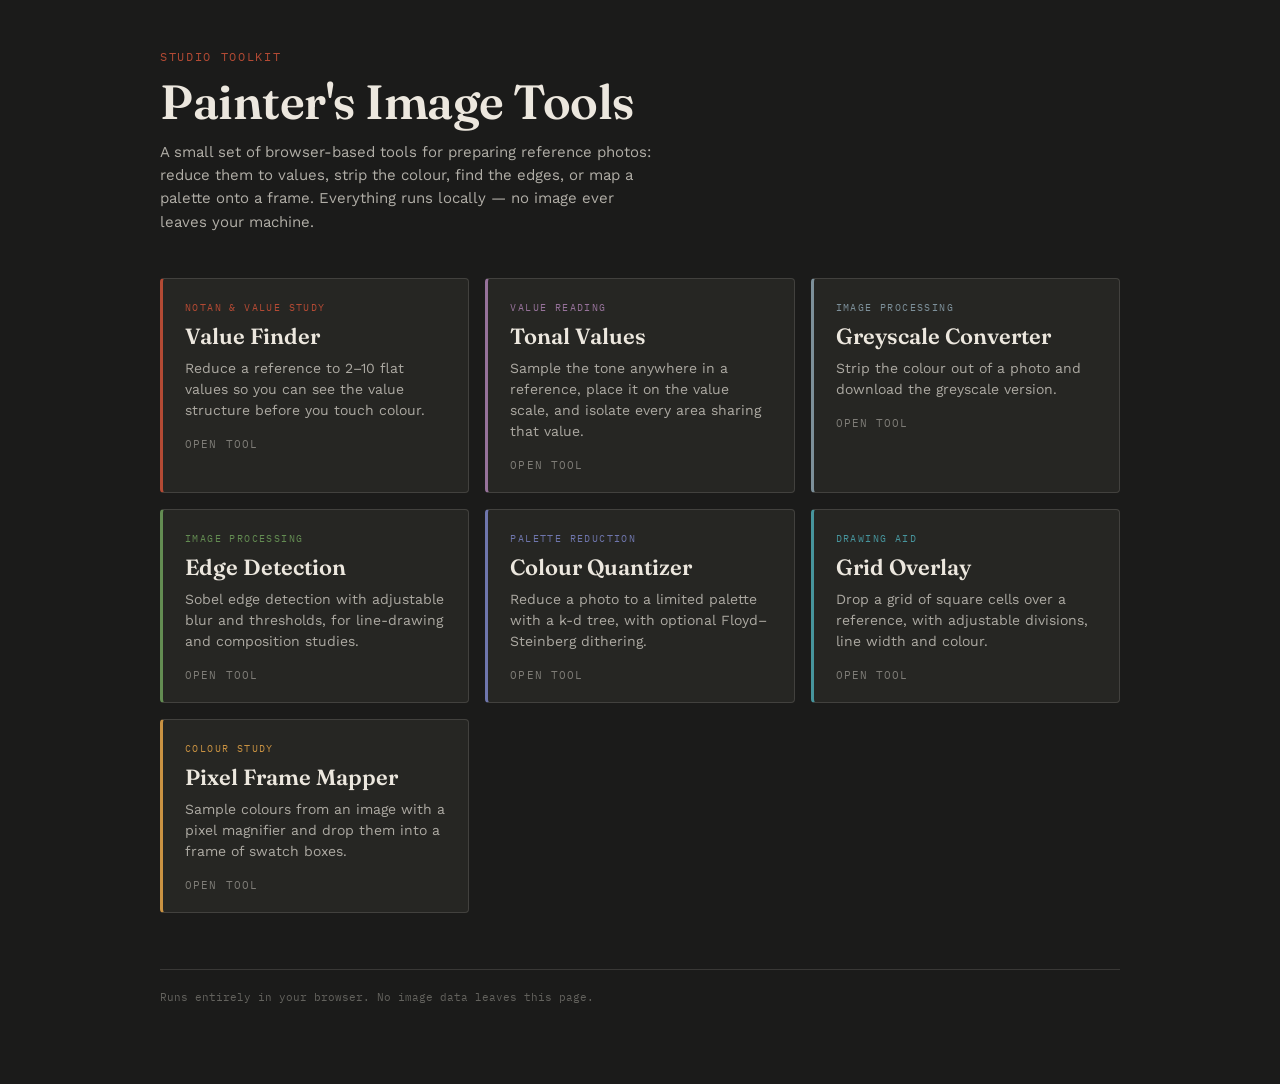
<file: index.html>
<!DOCTYPE html>
<html lang="en">
<head>
<meta charset="UTF-8">
<meta name="viewport" content="width=device-width, initial-scale=1.0">
<title>Painter's Image Tools</title>
<link rel="stylesheet" href="assets/global.css">
</head>
<body class="tool-value">
<div class="wrap">

  <header>
    <p class="eyebrow">Studio toolkit</p>
    <h1>Painter's Image Tools</h1>
    <p>A small set of browser-based tools for preparing reference photos: reduce them to values, strip the colour, find the edges, or map a palette onto a frame. Everything runs locally — no image ever leaves your machine.</p>
  </header>

  <section>
    <div class="tool-grid">

      <a class="tool-card tool-card--value" href="ValueFinder/Index.html">
        <span class="tool-card__tag">Notan &amp; value study</span>
        <h2>Value Finder</h2>
        <p>Reduce a reference to 2–10 flat values so you can see the value structure before you touch colour.</p>
        <span class="tool-card__go">Open tool</span>
      </a>

      <a class="tool-card tool-card--tone" href="TonalValues/Index.html">
        <span class="tool-card__tag">Value reading</span>
        <h2>Tonal Values</h2>
        <p>Sample the tone anywhere in a reference, place it on the value scale, and isolate every area sharing that value.</p>
        <span class="tool-card__go">Open tool</span>
      </a>

      <a class="tool-card tool-card--grey" href="GreyScale/Index.html">
        <span class="tool-card__tag">Image processing</span>
        <h2>Greyscale Converter</h2>
        <p>Strip the colour out of a photo and download the greyscale version.</p>
        <span class="tool-card__go">Open tool</span>
      </a>

      <a class="tool-card tool-card--edge" href="EdgeDetect/Index.html">
        <span class="tool-card__tag">Image processing</span>
        <h2>Edge Detection</h2>
        <p>Sobel edge detection with adjustable blur and thresholds, for line-drawing and composition studies.</p>
        <span class="tool-card__go">Open tool</span>
      </a>

      <a class="tool-card tool-card--quant" href="Quantize/Index.html">
        <span class="tool-card__tag">Palette reduction</span>
        <h2>Colour Quantizer</h2>
        <p>Reduce a photo to a limited palette with a k-d tree, with optional Floyd–Steinberg dithering.</p>
        <span class="tool-card__go">Open tool</span>
      </a>

      <a class="tool-card tool-card--grid" href="GridOverlay/Index.html">
        <span class="tool-card__tag">Drawing aid</span>
        <h2>Grid Overlay</h2>
        <p>Drop a grid of square cells over a reference, with adjustable divisions, line width and colour.</p>
        <span class="tool-card__go">Open tool</span>
      </a>

      <a class="tool-card tool-card--colour" href="ColorPicker/Index.html">
        <span class="tool-card__tag">Colour study</span>
        <h2>Pixel Frame Mapper</h2>
        <p>Sample colours from an image with a pixel magnifier and drop them into a frame of swatch boxes.</p>
        <span class="tool-card__go">Open tool</span>
      </a>

    </div>
  </section>

  <footer>Runs entirely in your browser. No image data leaves this page.</footer>
</div>

<script src="assets/shared-image.js"></script>
<script>
  SharedImage.attach();
</script>
</body>
</html>
</file>
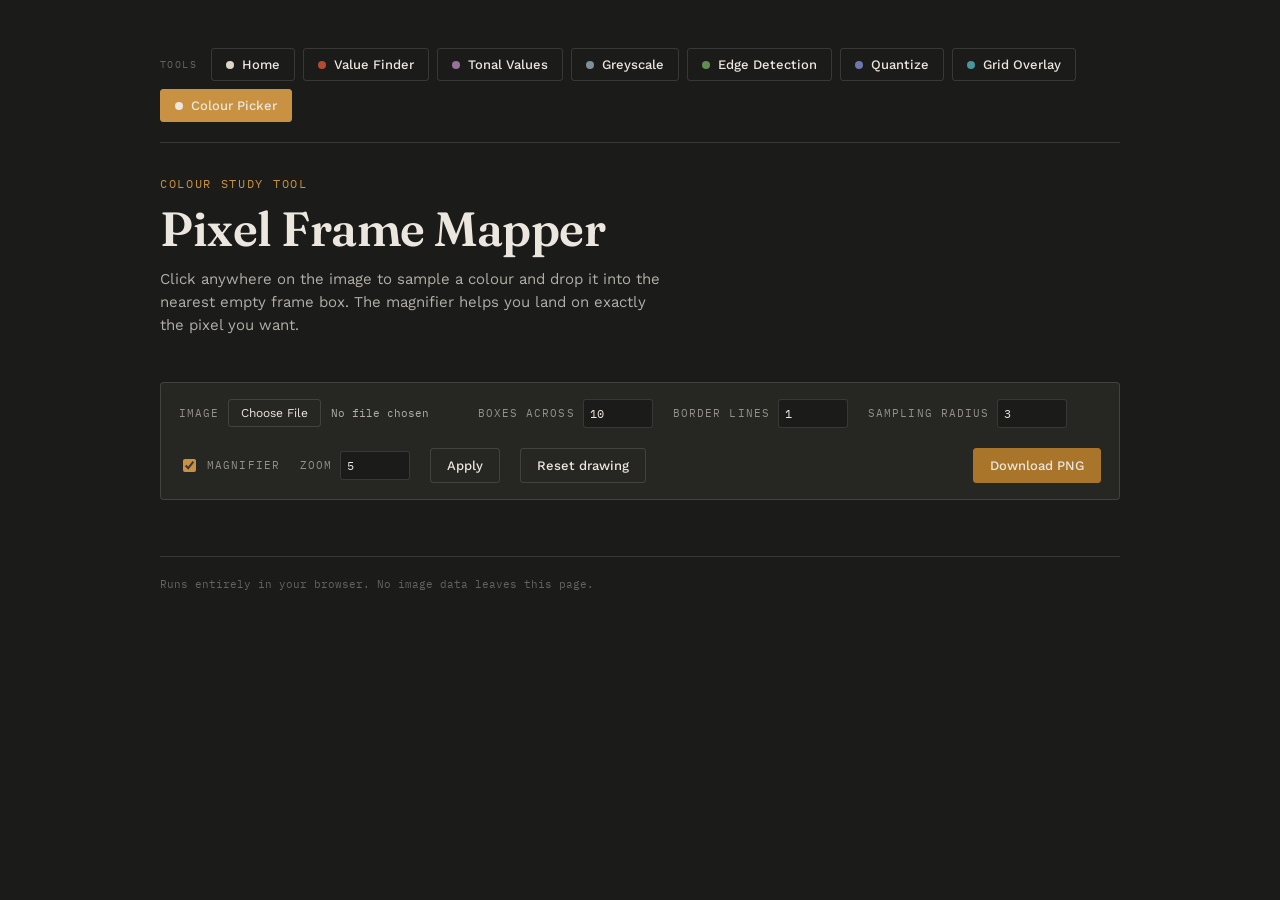
<file: ColorPicker/Index.html>
<!DOCTYPE html>
<html lang="en">
<head>
<meta charset="UTF-8">
<meta name="viewport" content="width=device-width, initial-scale=1.0">
<title>Pixel Frame Mapper</title>
<link rel="stylesheet" href="../assets/global.css">
</head>
<body class="tool-colour">
<div class="wrap">

  <nav class="tool-nav">
    <span class="nav-label">Tools</span>
    <a class="tool-btn tool-btn--home" href="../Index.html">Home</a>
    <a class="tool-btn tool-btn--value" href="../ValueFinder/Index.html">Value Finder</a>
    <a class="tool-btn tool-btn--tone" href="../TonalValues/Index.html">Tonal Values</a>
    <a class="tool-btn tool-btn--grey" href="../GreyScale/Index.html">Greyscale</a>
    <a class="tool-btn tool-btn--edge" href="../EdgeDetect/Index.html">Edge Detection</a>
    <a class="tool-btn tool-btn--quant" href="../Quantize/Index.html">Quantize</a>
    <a class="tool-btn tool-btn--grid" href="../GridOverlay/Index.html">Grid Overlay</a>
    <a class="tool-btn tool-btn--colour" href="Index.html" aria-current="page">Colour Picker</a>
  </nav>

  <header>
    <p class="eyebrow">Colour study tool</p>
    <h1>Pixel Frame Mapper</h1>
    <p>Click anywhere on the image to sample a colour and drop it into the nearest empty frame box. The magnifier helps you land on exactly the pixel you want.</p>
  </header>

  <section>

    <div class="controls">

      <label>
        Image
        <input type="file" id="imageInput" accept="image/*">
      </label>

      <label>
        Boxes across
        <input type="number" id="boxCount" value="10" min="5">
      </label>

      <label>
        Border lines
        <input type="number" id="borderLines" value="1" min="1">
      </label>

      <label>
        Sampling radius
        <input type="number" id="sampleRadius" value="3" min="0">
      </label>

      <label>
        <input type="checkbox" id="magToggle" checked>
        Magnifier
      </label>

      <label>
        Zoom
        <input type="number" id="magZoom" value="5" min="2" max="40">
      </label>

      <button class="btn" id="applyBtn">Apply</button>
      <button class="reset-btn" id="resetBtn">Reset drawing</button>
      <button class="download-btn" id="saveBtn">Download PNG</button>

    </div>

    <div class="canvas-container hidden" id="canvasCard">
      <div class="cap">Frame map</div>
      <canvas id="canvas"></canvas>
    </div>

  </section>

  <footer>Runs entirely in your browser. No image data leaves this page.</footer>
</div>

<div id="magnifier">
<canvas id="magCanvas" width="110" height="110"></canvas>
<div id="magInfo">
<span id="magSwatch"></span>
<span id="magText">-</span>
</div>
</div>

<script src="../assets/shared-image.js"></script>
<script>

const TARGET_WIDTH = 1000;
const BOX_FILL_RATIO = 0.85;

const canvas = document.getElementById("canvas");
const ctx = canvas.getContext("2d");

let state = null;

document
.getElementById("imageInput")
.addEventListener("change", loadImage);

document
.getElementById("applyBtn")
.addEventListener("click", applySettings);

document
.getElementById("resetBtn")
.addEventListener("click", resetProject);

document
.getElementById("saveBtn")
.addEventListener("click", saveCanvas);

function loadImage(e){

    const file = e.target.files[0];
    if(!file) return;

    const img = new Image();

    img.onload = ()=>{

        SharedImage.set(img, file.name);
        buildProject(img);

    };

    img.src = URL.createObjectURL(file);
}

SharedImage.attach({

    onImage: buildProject,

    onNewImage: ()=>{

        document.getElementById("imageInput").value = "";

        document
        .getElementById("canvasCard")
        .classList.add("hidden");

        state = null;

    }

});

function buildProject(sourceImage){

    const boxesAcross =
        parseInt(document.getElementById("boxCount").value, 10) || 40;

    const borderLines =
        parseInt(document.getElementById("borderLines").value, 10) || 2;

    const sampleRadius =
        parseInt(document.getElementById("sampleRadius").value, 10) || 0;

    // Integer box size keeps the image area an exact multiple of the grid.
    const boxSize =
        Math.max(1, Math.round(TARGET_WIDTH / boxesAcross));

    const imageWidth =
        boxSize * boxesAcross;

    const scale =
        imageWidth / sourceImage.width;

    const imageRows =
        Math.max(1, Math.round(sourceImage.height * scale / boxSize));

    const imageHeight =
        boxSize * imageRows;

    const totalCols =
        boxesAcross + borderLines * 2;

    const totalRows =
        imageRows + borderLines * 2;

    const canvasWidth =
        totalCols * boxSize;

    const canvasHeight =
        totalRows * boxSize;

    canvas.width = canvasWidth;
    canvas.height = canvasHeight;

    const imageCanvas =
        document.createElement("canvas");

    imageCanvas.width = imageWidth;
    imageCanvas.height = imageHeight;

    const imageCtx =
        imageCanvas.getContext("2d");

    imageCtx.drawImage(
        sourceImage,
        0,
        0,
        imageWidth,
        imageHeight
    );

    const imageData =
        imageCtx.getImageData(
            0,
            0,
            imageWidth,
            imageHeight
        );

    const imageX =
        borderLines * boxSize;

    const imageY =
        borderLines * boxSize;

    const boxes = [];

    for(let row=0; row<totalRows; row++){

        for(let col=0; col<totalCols; col++){

            const borderBox =
                row < borderLines ||
                row >= totalRows-borderLines ||
                col < borderLines ||
                col >= totalCols-borderLines;

            if(!borderBox) continue;

            boxes.push({

                row,
                col,

                cx:(col+0.5)*boxSize,
                cy:(row+0.5)*boxSize,

                filled:false,
                colour:"#FFFFFF"

            });
        }
    }

    state = {

        sourceImage,
        boxSize,
        borderLines,
        sampleRadius,

        imageWidth,
        imageHeight,

        imageX,
        imageY,

        imageCanvas,
        imageData,

        boxes,

        leaderLines:[]
    };

    document
    .getElementById("canvasCard")
    .classList.remove("hidden");

    render();
}

function render(){

    if(!state) return;

    ctx.clearRect(
        0,
        0,
        canvas.width,
        canvas.height
    );

    ctx.fillStyle="#ece8df";
    ctx.fillRect(
        0,
        0,
        canvas.width,
        canvas.height
    );

    state.boxes.forEach(box=>{

        const size =
            state.boxSize * BOX_FILL_RATIO;

        const x =
            box.cx - size/2;

        const y =
            box.cy - size/2;

        ctx.fillStyle = box.colour;

        ctx.fillRect(
            x,
            y,
            size,
            size
        );

        ctx.strokeStyle="#999";

        ctx.strokeRect(
            x,
            y,
            size,
            size
        );
    });

    ctx.drawImage(
        state.imageCanvas,
        state.imageX,
        state.imageY
    );

    ctx.strokeStyle="rgba(255,255,255,0.85)";
    ctx.lineWidth=1;

    state.leaderLines.forEach(line=>{

        if(line.radius>0){

            ctx.beginPath();
            ctx.arc(
                line.x1,
                line.y1,
                line.radius,
                0,
                Math.PI*2
            );
            ctx.stroke();
        }
    });

    ctx.strokeStyle="white";
    ctx.lineWidth=2;

    state.leaderLines.forEach(line=>{

        ctx.beginPath();

        ctx.moveTo(
            line.x1,
            line.y1
        );

        ctx.lineTo(
            line.x2,
            line.y2
        );

        ctx.stroke();
    });
}

canvas.addEventListener(
"click",
function(event){

    if(!state) return;

    const rect =
        canvas.getBoundingClientRect();

    const x =
        (event.clientX - rect.left) *
        (canvas.width/rect.width);

    const y =
        (event.clientY - rect.top) *
        (canvas.height/rect.height);

    const insideImage =

        x >= state.imageX &&
        x <= state.imageX + state.imageWidth &&
        y >= state.imageY &&
        y <= state.imageY + state.imageHeight;

    if(!insideImage) return;

    state.sampleRadius =
        Math.max(
            0,
            parseInt(
                document.getElementById("sampleRadius").value,
                10
            ) || 0
        );

    const colour =
        sampleArea(
            x-state.imageX,
            y-state.imageY,
            state.sampleRadius
        );

    const box =
        nearestUnfilledBox(x,y);

    if(!box) return;

    box.filled=true;
    box.colour=colour;

    state.leaderLines.push({

        x1:x,
        y1:y,
        x2:box.cx,
        y2:box.cy,
        radius:state.sampleRadius

    });

    render();
});

const magnifier = document.getElementById("magnifier");
const magCanvas = document.getElementById("magCanvas");
const magCtx = magCanvas.getContext("2d");
const magSwatch = document.getElementById("magSwatch");
const magText = document.getElementById("magText");

canvas.addEventListener("mousemove", updateMagnifier);
canvas.addEventListener("mouseleave", hideMagnifier);

let lastMagEvent = null;

["sampleRadius","magZoom","magToggle"].forEach(id=>{

    document
    .getElementById(id)
    .addEventListener("input",()=>{

        if(lastMagEvent) updateMagnifier(lastMagEvent);

    });

});

function canvasPos(event){

    const rect =
        canvas.getBoundingClientRect();

    return {

        x:(event.clientX - rect.left) *
            (canvas.width/rect.width),

        y:(event.clientY - rect.top) *
            (canvas.height/rect.height)

    };
}

function hideMagnifier(){

    magnifier.style.display="none";
}

function updateMagnifier(event){

    lastMagEvent = event;

    if(!state ||
       !document.getElementById("magToggle").checked){

        hideMagnifier();
        return;
    }

    const pos = canvasPos(event);

    const insideImage =

        pos.x >= state.imageX &&
        pos.x <= state.imageX + state.imageWidth &&
        pos.y >= state.imageY &&
        pos.y <= state.imageY + state.imageHeight;

    if(!insideImage){

        hideMagnifier();
        return;
    }

    const zoom =
        Math.max(
            2,
            parseInt(
                document.getElementById("magZoom").value,
                10
            ) || 5
        );

    const radius =
        Math.max(
            0,
            parseInt(
                document.getElementById("sampleRadius").value,
                10
            ) || 0
        );

    // Same pixel the click handler will sample.
    const px =
        Math.round(pos.x - state.imageX);

    const py =
        Math.round(pos.y - state.imageY);

    const size = magCanvas.width;
    const srcSize = size/zoom;

    const sx = px + 0.5 - srcSize/2;
    const sy = py + 0.5 - srcSize/2;

    magCtx.fillStyle="#111";
    magCtx.fillRect(0,0,size,size);

    magCtx.imageSmoothingEnabled=false;

    magCtx.drawImage(
        state.imageCanvas,
        sx,
        sy,
        srcSize,
        srcSize,
        0,
        0,
        size,
        size
    );

    const centre = size/2;

    if(radius>0){

        magCtx.strokeStyle="rgba(255,255,255,0.9)";
        magCtx.lineWidth=1;

        magCtx.beginPath();
        magCtx.arc(
            centre,
            centre,
            radius*zoom,
            0,
            Math.PI*2
        );
        magCtx.stroke();
    }

    magCtx.strokeStyle="#ff0040";
    magCtx.lineWidth=1;

    magCtx.strokeRect(
        centre - zoom/2,
        centre - zoom/2,
        zoom,
        zoom
    );

    const colour =
        sampleArea(
            pos.x - state.imageX,
            pos.y - state.imageY,
            radius
        );

    magSwatch.style.background=colour;
    magText.textContent=`${px},${py} ${colour}`;

    magnifier.style.display="block";

    const offset = 24;

    const left =
        Math.min(
            event.clientX + offset,
            window.innerWidth - magnifier.offsetWidth - 8
        );

    const top =
        Math.min(
            event.clientY + offset,
            window.innerHeight - magnifier.offsetHeight - 8
        );

    magnifier.style.left = Math.max(8,left) + "px";
    magnifier.style.top = Math.max(8,top) + "px";
}

function nearestUnfilledBox(x,y){

    let best=null;
    let bestDist=Infinity;

    state.boxes.forEach(box=>{

        if(box.filled) return;

        const dx=box.cx-x;
        const dy=box.cy-y;

        const d=dx*dx+dy*dy;

        if(d<bestDist){

            bestDist=d;
            best=box;
        }

    });

    return best;
}


function sampleArea(ix,iy,radius){

    const x=Math.round(ix);
    const y=Math.round(iy);

    let r=0;
    let g=0;
    let b=0;
    let count=0;

    for(let dy=-radius; dy<=radius; dy++){

        for(let dx=-radius; dx<=radius; dx++){

            const px =
                Math.max(
                    0,
                    Math.min(
                        state.imageWidth-1,
                        x+dx
                    )
                );

            const py =
                Math.max(
                    0,
                    Math.min(
                        state.imageHeight-1,
                        y+dy
                    )
                );

            const index =
                (py*state.imageWidth+px)*4;

            r += state.imageData.data[index];
            g += state.imageData.data[index+1];
            b += state.imageData.data[index+2];

            count++;
        }
    }

    if(count===0) return "rgb(255,255,255)";

    r=Math.round(r/count);
    g=Math.round(g/count);
    b=Math.round(b/count);

    return `rgb(${r},${g},${b})`;
}

function applySettings(){

    if(!state || !state.sourceImage) return;

    buildProject(state.sourceImage);
}

function resetProject(){

    if(!state) return;

    state.boxes.forEach(box=>{

        box.filled=false;
        box.colour="#FFFFFF";

    });

    state.leaderLines=[];

    render();
}

function saveCanvas(){

    if(!state) return;

    const a=document.createElement("a");

    a.download="pixel-frame.png";
    a.href=canvas.toDataURL("image/png");

    a.click();
}

</script>

</body>
</html>
</file>
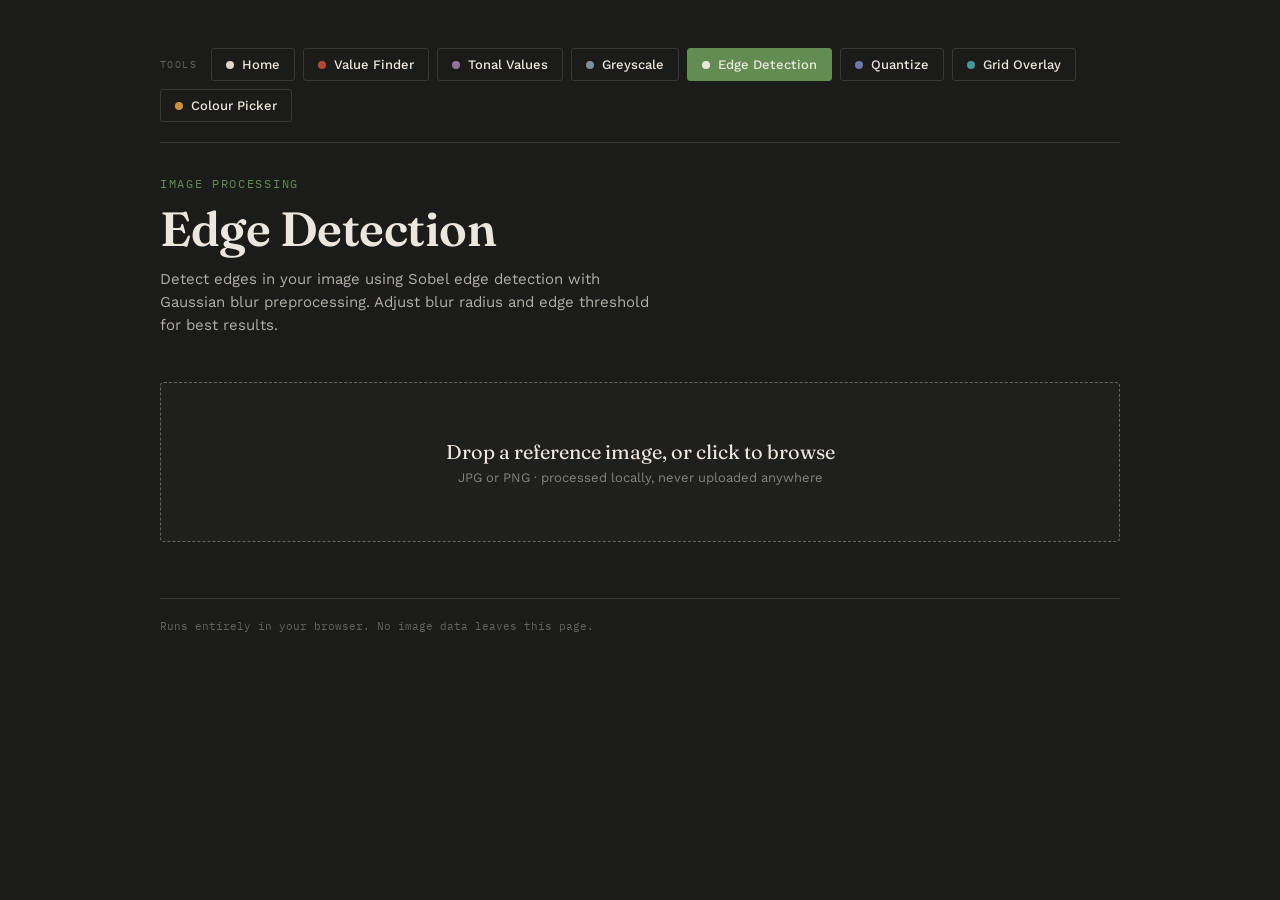
<file: EdgeDetect/Index.html>
<!DOCTYPE html>
<html lang="en">
<head>
<meta charset="UTF-8">
<meta name="viewport" content="width=device-width, initial-scale=1.0">
<title>Edge Detection</title>
<link rel="stylesheet" href="../assets/global.css">
</head>
<body class="tool-edge">
<div class="wrap">

  <nav class="tool-nav">
    <span class="nav-label">Tools</span>
    <a class="tool-btn tool-btn--home" href="../Index.html">Home</a>
    <a class="tool-btn tool-btn--value" href="../ValueFinder/Index.html">Value Finder</a>
    <a class="tool-btn tool-btn--tone" href="../TonalValues/Index.html">Tonal Values</a>
    <a class="tool-btn tool-btn--grey" href="../GreyScale/Index.html">Greyscale</a>
    <a class="tool-btn tool-btn--edge" href="Index.html" aria-current="page">Edge Detection</a>
    <a class="tool-btn tool-btn--quant" href="../Quantize/Index.html">Quantize</a>
    <a class="tool-btn tool-btn--grid" href="../GridOverlay/Index.html">Grid Overlay</a>
    <a class="tool-btn tool-btn--colour" href="../ColorPicker/Index.html">Colour Picker</a>
  </nav>

  <header>
    <p class="eyebrow">Image Processing</p>
    <h1>Edge Detection</h1>
    <p>Detect edges in your image using Sobel edge detection with Gaussian blur preprocessing. Adjust blur radius and edge threshold for best results.</p>
  </header>

  <section>
    <div class="dropzone" id="dropzone">
      <p class="big">Drop a reference image, or click to browse</p>
      <p class="small">JPG or PNG · processed locally, never uploaded anywhere</p>
      <input type="file" id="fileInput" accept="image/*">
    </div>
  </section>

  <section id="workArea" class="hidden">

    <div class="controls">
      <div class="control-group">
        <label for="blurRadius">Blur Radius</label>
        <input type="range" id="blurRadius" min="0" max="10" value="2" step="0.5">
        <span class="value-display" id="blurValue">2</span>
      </div>
      <div class="control-group">
        <label for="threshold1">Threshold 1</label>
        <input type="range" id="threshold1" min="0" max="255" value="30" step="5">
        <span class="value-display" id="threshold1Value">30</span>
      </div>
      <div class="control-group">
        <label for="threshold2">Threshold 2</label>
        <input type="range" id="threshold2" min="0" max="255" value="70" step="5">
        <span class="value-display" id="threshold2Value">70</span>
      </div>
      <button class="download-btn" id="downloadOrigBtn">Download original (1000px)</button>
      <button class="download-btn" id="downloadGsBtn">Download greyscale</button>
      <button class="download-btn" id="downloadBtn">Download edges</button>
    </div>

    <div class="canvas-grid">
      <div class="canvas-container">
        <div class="cap">Greyscale</div>
        <canvas id="greyscaleCanvas"></canvas>
      </div>
      <div class="canvas-container">
        <div class="cap">Edge Detection (Sobel)</div>
        <canvas id="edgeCanvas"></canvas>
      </div>
    </div>
  </section>

  <footer>Runs entirely in your browser. No image data leaves this page.</footer>
</div>

<canvas id="workCanvas" class="hidden"></canvas>

<script src="../assets/shared-image.js"></script>
<script>
(function(){
  const dropzone = document.getElementById('dropzone');
  const fileInput = document.getElementById('fileInput');
  const workArea = document.getElementById('workArea');
  const greyscaleCanvas = document.getElementById('greyscaleCanvas');
  const edgeCanvas = document.getElementById('edgeCanvas');
  const workCanvas = document.getElementById('workCanvas');
  const downloadBtn = document.getElementById('downloadBtn');
  const downloadGsBtn = document.getElementById('downloadGsBtn');
  const downloadOrigBtn = document.getElementById('downloadOrigBtn');
  const blurRadius = document.getElementById('blurRadius');
  const threshold1 = document.getElementById('threshold1');
  const threshold2 = document.getElementById('threshold2');
  const blurValue = document.getElementById('blurValue');
  const threshold1Value = document.getElementById('threshold1Value');
  const threshold2Value = document.getElementById('threshold2Value');

  let W = 0, H = 0;
  let grayPixels = null;
  let originalFileName = 'image';
  let lastEdgeCanvasW = 0, lastEdgeCanvasH = 0;

  dropzone.addEventListener('click', () => fileInput.click());
  dropzone.addEventListener('dragover', e => { e.preventDefault(); dropzone.classList.add('drag'); });
  dropzone.addEventListener('dragleave', () => dropzone.classList.remove('drag'));
  dropzone.addEventListener('drop', e => {
    e.preventDefault();
    dropzone.classList.remove('drag');
    if(e.dataTransfer.files && e.dataTransfer.files[0]) loadFile(e.dataTransfer.files[0]);
  });
  fileInput.addEventListener('change', e => {
    if(e.target.files && e.target.files[0]) loadFile(e.target.files[0]);
  });

  blurRadius.addEventListener('input', () => {
    blurValue.textContent = blurRadius.value;
    if(grayPixels) render();
  });
  threshold1.addEventListener('input', () => {
    threshold1Value.textContent = threshold1.value;
    if(grayPixels) render();
  });
  threshold2.addEventListener('input', () => {
    threshold2Value.textContent = threshold2.value;
    if(grayPixels) render();
  });

  function loadFile(file){
    originalFileName = file.name.replace(/\.[^/.]+$/, '');
    const img = new Image();
    const url = URL.createObjectURL(file);
    img.onload = () => {
      URL.revokeObjectURL(url);
      SharedImage.set(img, file.name);
      processImage(img);
    };
    img.src = url;
  }

  SharedImage.attach({
    onImage: (img, name) => {
      originalFileName = (name || 'image').replace(/\.[^/.]+$/, '');
      processImage(img);
    },
    onNewImage: () => {
      workArea.classList.add('hidden');
      dropzone.classList.remove('hidden');
      fileInput.value = '';
    }
  });

  function processImage(img){
    let w = img.naturalWidth, h = img.naturalHeight;
    const aspectRatio = h / w;
    w = 1000;
    h = Math.round(w * aspectRatio);
    W = w; H = h;

    workCanvas.width = w; workCanvas.height = h;
    const wctx = workCanvas.getContext('2d');
    wctx.drawImage(img, 0, 0, w, h);
    const imgData = wctx.getImageData(0,0,w,h);
    const data = imgData.data;

    grayPixels = new Uint8ClampedArray(w*h);
    const grayData = wctx.createImageData(w,h);
    for(let i=0, p=0; i<data.length; i+=4, p++){
      const l = 0.2126*data[i] + 0.7152*data[i+1] + 0.0722*data[i+2];
      grayPixels[p] = l;
      grayData.data[i] = l; grayData.data[i+1] = l; grayData.data[i+2] = l; grayData.data[i+3] = 255;
    }
    
    greyscaleCanvas.width = w; greyscaleCanvas.height = h;
    greyscaleCanvas.getContext('2d').putImageData(grayData, 0, 0);
    
    // Add border for display
    const gsCtx = greyscaleCanvas.getContext('2d');
    const gsBordered = getCanvasWithBorder(greyscaleCanvas);
    greyscaleCanvas.width = gsBordered.width;
    greyscaleCanvas.height = gsBordered.height;
    greyscaleCanvas.getContext('2d').drawImage(gsBordered, 0, 0);

    dropzone.classList.add('hidden');
    workArea.classList.remove('hidden');
    render();
  }

  function gaussianBlur(pixels, w, h, radius){
    if(radius < 0.5) return new Uint8ClampedArray(pixels);
    const sigma = radius;
    const size = Math.ceil(radius * 3) * 2 + 1;
    const kernel = new Float32Array(size * size);
    const sum = gaussianKernel(kernel, size, sigma);
    return applyKernel(pixels, w, h, kernel, size, sum);
  }

  function gaussianKernel(kernel, size, sigma){
    let sum = 0;
    const center = (size - 1) / 2;
    for(let y = 0; y < size; y++){
      for(let x = 0; x < size; x++){
        const dx = x - center, dy = y - center;
        const value = Math.exp(-(dx*dx + dy*dy) / (2*sigma*sigma));
        kernel[y*size + x] = value;
        sum += value;
      }
    }
    return sum;
  }

  function applyKernel(pixels, w, h, kernel, ksize, ksum){
    const result = new Uint8ClampedArray(w*h);
    const offset = Math.floor(ksize / 2);
    for(let y = offset; y < h - offset; y++){
      for(let x = offset; x < w - offset; x++){
        let val = 0;
        for(let ky = 0; ky < ksize; ky++){
          for(let kx = 0; kx < ksize; kx++){
            const px = x - offset + kx;
            const py = y - offset + ky;
            val += pixels[py*w + px] * kernel[ky*ksize + kx];
          }
        }
        result[y*w + x] = Math.min(255, val / ksum);
      }
    }
    return result;
  }

  function sobelEdgeDetect(pixels, w, h, blurRadius){
    const blurred = gaussianBlur(pixels, w, h, parseFloat(blurRadius));
    const edges = new Uint8ClampedArray(w*h);
    const gx = [-1, 0, 1, -2, 0, 2, -1, 0, 1];
    const gy = [-1, -2, -1, 0, 0, 0, 1, 2, 1];
    
    for(let y = 1; y < h - 1; y++){
      for(let x = 1; x < w - 1; x++){
        let sumX = 0, sumY = 0;
        for(let ky = -1; ky <= 1; ky++){
          for(let kx = -1; kx <= 1; kx++){
            const idx = (y+ky)*w + (x+kx);
            const kIdx = (ky+1)*3 + (kx+1);
            sumX += blurred[idx] * gx[kIdx];
            sumY += blurred[idx] * gy[kIdx];
          }
        }
        const magnitude = Math.sqrt(sumX*sumX + sumY*sumY);
        edges[y*w + x] = Math.min(255, magnitude);
      }
    }
    return edges;
  }

  function render(){
    if(!grayPixels) return;
    const radius = parseFloat(blurRadius.value);
    const thresh1 = parseInt(threshold1.value, 10);
    const thresh2 = parseInt(threshold2.value, 10);
    
    const edges = sobelEdgeDetect(grayPixels, W, H, radius);
    const edgeData = edgeCanvas.getContext('2d').createImageData(W, H);
    
    for(let i = 0; i < edges.length; i++){
      const val1 = edges[i] > thresh1 ? 255 : 0;
      const val2 = edges[i] > thresh2 ? 255 : 0;
      const avgVal = Math.round((val1 + val2) / 2);
      const idx = i * 4;
      edgeData.data[idx] = avgVal;
      edgeData.data[idx+1] = avgVal;
      edgeData.data[idx+2] = avgVal;
      edgeData.data[idx+3] = 255;
    }
    
    edgeCanvas.width = W; edgeCanvas.height = H;
    edgeCanvas.getContext('2d').putImageData(edgeData, 0, 0);
    
    // Add border for display
    const edgeBordered = getCanvasWithBorder(edgeCanvas);
    edgeCanvas.width = edgeBordered.width;
    edgeCanvas.height = edgeBordered.height;
    edgeCanvas.getContext('2d').drawImage(edgeBordered, 0, 0);
  }

  function getCanvasWithBorder(sourceCanvas, borderWidth = 10) {
    const tempCanvas = document.createElement('canvas');
    const oldWidth = sourceCanvas.width;
    const oldHeight = sourceCanvas.height;
    const newWidth = oldWidth + borderWidth * 2;
    const newHeight = oldHeight + borderWidth * 2;
    
    tempCanvas.width = newWidth;
    tempCanvas.height = newHeight;
    
    const ctx = tempCanvas.getContext('2d');
    ctx.fillStyle = 'white';
    ctx.fillRect(0, 0, newWidth, newHeight);
    ctx.drawImage(sourceCanvas, borderWidth, borderWidth);
    
    return tempCanvas;
  }

  downloadOrigBtn.addEventListener('click', () => {
    const link = document.createElement('a');
    link.download = `${originalFileName}-original-1000px.png`;
    const borderedCanvas = getCanvasWithBorder(workCanvas);
    link.href = borderedCanvas.toDataURL('image/png');
    link.click();
  });

  downloadGsBtn.addEventListener('click', () => {
    const link = document.createElement('a');
    link.download = `${originalFileName}-greyscale.png`;
    link.href = greyscaleCanvas.toDataURL('image/png');
    link.click();
  });

  downloadBtn.addEventListener('click', () => {
    const link = document.createElement('a');
    link.download = `${originalFileName}-edge-detection.png`;
    link.href = edgeCanvas.toDataURL('image/png');
    link.click();
  });
})();
</script>
</body>
</html>
</file>
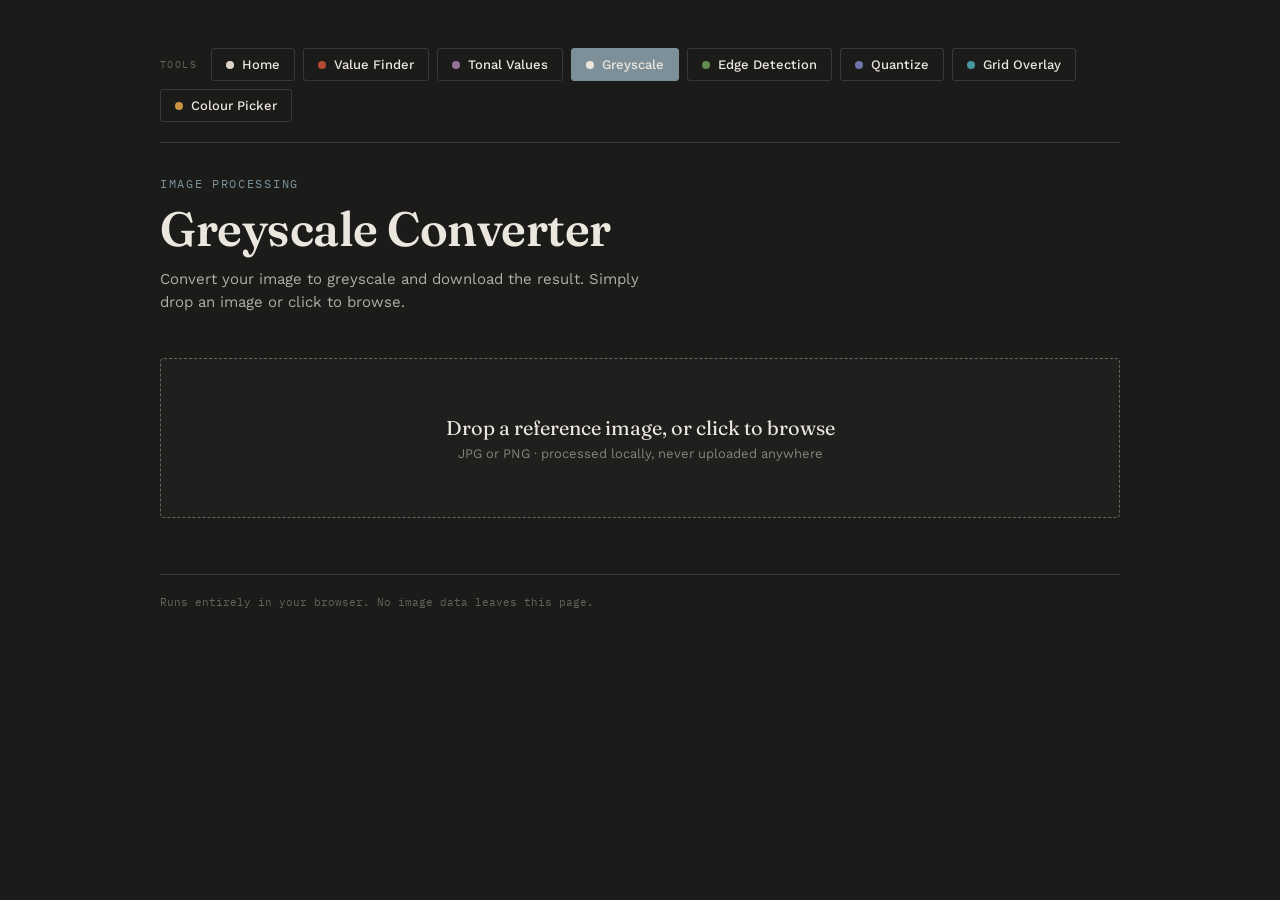
<file: GreyScale/Index.html>
<!DOCTYPE html>
<html lang="en">
<head>
<meta charset="UTF-8">
<meta name="viewport" content="width=device-width, initial-scale=1.0">
<title>Greyscale Converter</title>
<link rel="stylesheet" href="../assets/global.css">
</head>
<body class="tool-grey">
<div class="wrap">

  <nav class="tool-nav">
    <span class="nav-label">Tools</span>
    <a class="tool-btn tool-btn--home" href="../Index.html">Home</a>
    <a class="tool-btn tool-btn--value" href="../ValueFinder/Index.html">Value Finder</a>
    <a class="tool-btn tool-btn--tone" href="../TonalValues/Index.html">Tonal Values</a>
    <a class="tool-btn tool-btn--grey" href="Index.html" aria-current="page">Greyscale</a>
    <a class="tool-btn tool-btn--edge" href="../EdgeDetect/Index.html">Edge Detection</a>
    <a class="tool-btn tool-btn--quant" href="../Quantize/Index.html">Quantize</a>
    <a class="tool-btn tool-btn--grid" href="../GridOverlay/Index.html">Grid Overlay</a>
    <a class="tool-btn tool-btn--colour" href="../ColorPicker/Index.html">Colour Picker</a>
  </nav>

  <header>
    <p class="eyebrow">Image Processing</p>
    <h1>Greyscale Converter</h1>
    <p>Convert your image to greyscale and download the result. Simply drop an image or click to browse.</p>
  </header>

  <section>
    <div class="dropzone" id="dropzone">
      <p class="big">Drop a reference image, or click to browse</p>
      <p class="small">JPG or PNG · processed locally, never uploaded anywhere</p>
      <input type="file" id="fileInput" accept="image/*">
    </div>
  </section>

  <section id="workArea" class="hidden">

    <div class="controls">
      <button class="download-btn" id="downloadBtn">Download greyscale</button>
    </div>

    <div class="canvas-container">
      <div class="cap">Greyscale image</div>
      <canvas id="grayCanvas"></canvas>
    </div>
  </section>

  <footer>Runs entirely in your browser. No image data leaves this page.</footer>
</div>

<canvas id="workCanvas" class="hidden"></canvas>

<script src="../assets/shared-image.js"></script>
<script>
(function(){
  const dropzone = document.getElementById('dropzone');
  const fileInput = document.getElementById('fileInput');
  const workArea = document.getElementById('workArea');
  const grayCanvas = document.getElementById('grayCanvas');
  const workCanvas = document.getElementById('workCanvas');
  const downloadBtn = document.getElementById('downloadBtn');

  let W = 0, H = 0;

  dropzone.addEventListener('click', () => fileInput.click());
  dropzone.addEventListener('dragover', e => { e.preventDefault(); dropzone.classList.add('drag'); });
  dropzone.addEventListener('dragleave', () => dropzone.classList.remove('drag'));
  dropzone.addEventListener('drop', e => {
    e.preventDefault();
    dropzone.classList.remove('drag');
    if(e.dataTransfer.files && e.dataTransfer.files[0]) loadFile(e.dataTransfer.files[0]);
  });
  fileInput.addEventListener('change', e => {
    if(e.target.files && e.target.files[0]) loadFile(e.target.files[0]);
  });

  function loadFile(file){
    const img = new Image();
    const url = URL.createObjectURL(file);
    img.onload = () => {
      URL.revokeObjectURL(url);
      SharedImage.set(img, file.name);
      processImage(img);
    };
    img.src = url;
  }

  SharedImage.attach({
    onImage: processImage,
    onNewImage: () => {
      workArea.classList.add('hidden');
      dropzone.classList.remove('hidden');
      fileInput.value = '';
    }
  });

  function processImage(img){
    const MAX_DIM = 1000;
    let w = img.naturalWidth, h = img.naturalHeight;
    const scale = Math.min(1, MAX_DIM / Math.max(w,h));
    w = Math.round(w*scale); h = Math.round(h*scale);
    W = w; H = h;

    workCanvas.width = w; workCanvas.height = h;
    const wctx = workCanvas.getContext('2d');
    wctx.drawImage(img, 0, 0, w, h);
    const imgData = wctx.getImageData(0,0,w,h);
    const data = imgData.data;

    const grayData = wctx.createImageData(w,h);
    for(let i=0, p=0; i<data.length; i+=4, p++){
      const l = 0.2126*data[i] + 0.7152*data[i+1] + 0.0722*data[i+2];
      grayData.data[i] = l; grayData.data[i+1] = l; grayData.data[i+2] = l; grayData.data[i+3] = 255;
    }

    grayCanvas.width = w; grayCanvas.height = h;
    grayCanvas.getContext('2d').putImageData(grayData, 0, 0);

    dropzone.classList.add('hidden');
    workArea.classList.remove('hidden');
  }

  downloadBtn.addEventListener('click', () => {
    const link = document.createElement('a');
    link.download = 'greyscale.png';
    link.href = grayCanvas.toDataURL('image/png');
    link.click();
  });
})();
</script>
</body>
</html>
</file>
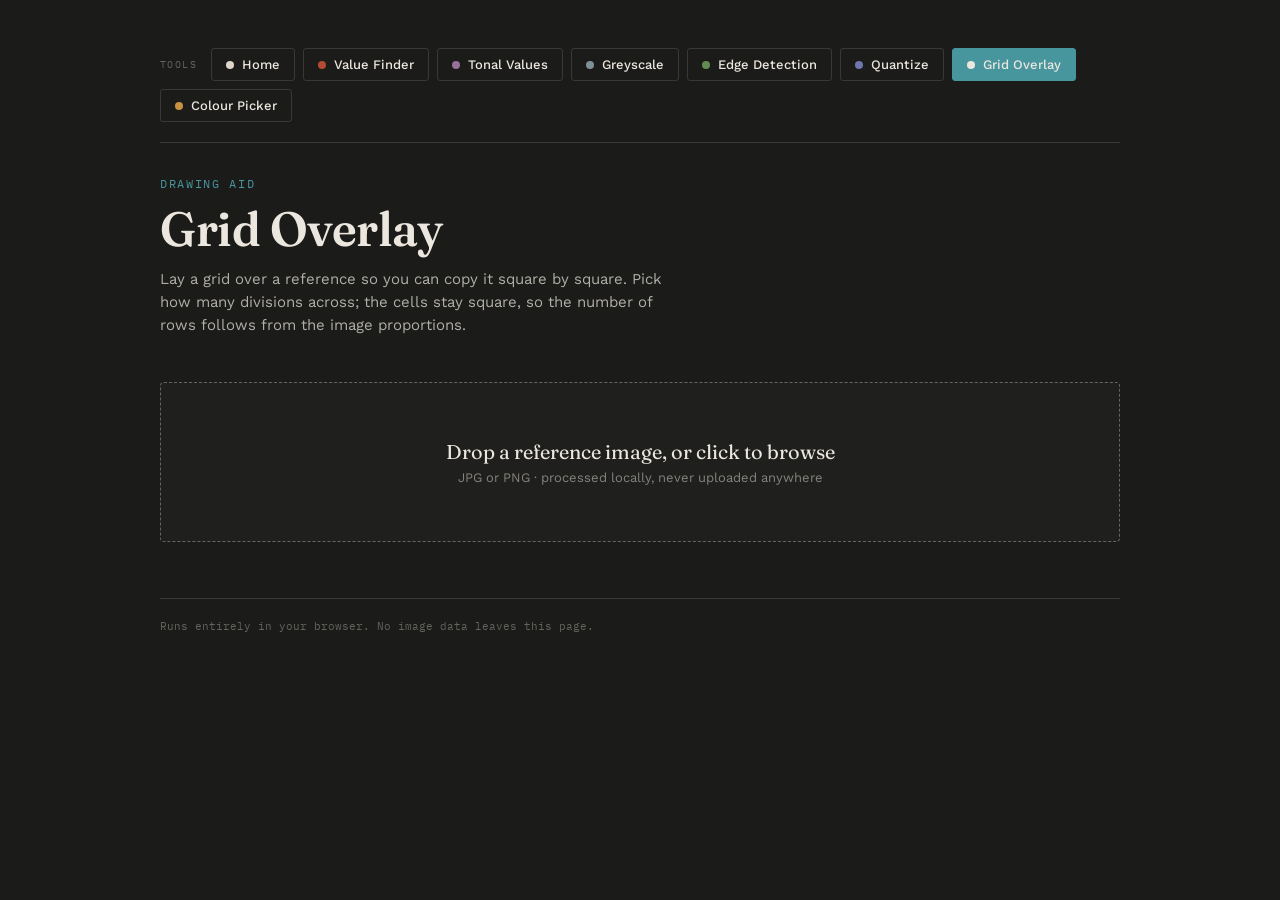
<file: GridOverlay/Index.html>
<!DOCTYPE html>
<html lang="en">
<head>
<meta charset="UTF-8">
<meta name="viewport" content="width=device-width, initial-scale=1.0">
<title>Grid Overlay</title>
<link rel="stylesheet" href="../assets/global.css">
</head>
<body class="tool-grid">
<div class="wrap">

  <nav class="tool-nav">
    <span class="nav-label">Tools</span>
    <a class="tool-btn tool-btn--home" href="../Index.html">Home</a>
    <a class="tool-btn tool-btn--value" href="../ValueFinder/Index.html">Value Finder</a>
    <a class="tool-btn tool-btn--tone" href="../TonalValues/Index.html">Tonal Values</a>
    <a class="tool-btn tool-btn--grey" href="../GreyScale/Index.html">Greyscale</a>
    <a class="tool-btn tool-btn--edge" href="../EdgeDetect/Index.html">Edge Detection</a>
    <a class="tool-btn tool-btn--quant" href="../Quantize/Index.html">Quantize</a>
    <a class="tool-btn tool-btn--grid" href="Index.html" aria-current="page">Grid Overlay</a>
    <a class="tool-btn tool-btn--colour" href="../ColorPicker/Index.html">Colour Picker</a>
  </nav>

  <header>
    <p class="eyebrow">Drawing aid</p>
    <h1>Grid Overlay</h1>
    <p>Lay a grid over a reference so you can copy it square by square. Pick how many divisions across; the cells stay square, so the number of rows follows from the image proportions.</p>
  </header>

  <section>
    <div class="dropzone" id="dropzone">
      <p class="big">Drop a reference image, or click to browse</p>
      <p class="small">JPG or PNG · processed locally, never uploaded anywhere</p>
      <input type="file" id="fileInput" accept="image/*">
    </div>
  </section>

  <section id="workArea" class="hidden">

    <div class="controls">
      <div class="control-group">
        <label for="divisions">Divisions X</label>
        <input type="range" id="divisions" min="2" max="40" value="8" step="1">
        <span class="value-display" id="divisionsValue">8</span>
      </div>
      <div class="control-group">
        <label for="lineWidth">Line width</label>
        <input type="range" id="lineWidth" min="1" max="12" value="2" step="1">
        <span class="value-display" id="lineWidthValue">2 px</span>
      </div>
      <div class="control-group">
        <label for="lineColour">Colour</label>
        <input type="color" id="lineColour" value="#FF00FF">
        <label for="autoContrast" style="min-width:0;">
          <input type="checkbox" id="autoContrast" checked>
          Auto contrast
        </label>
      </div>
      <button class="download-btn" id="downloadBtn">Download with grid</button>
    </div>

    <div class="canvas-container">
      <div class="cap" id="gridCap">Grid overlay</div>
      <canvas id="gridCanvas"></canvas>
    </div>
  </section>

  <footer>Runs entirely in your browser. No image data leaves this page.</footer>
</div>

<canvas id="workCanvas" class="hidden"></canvas>

<script src="../assets/shared-image.js"></script>
<script>
(function(){
  const dropzone = document.getElementById('dropzone');
  const fileInput = document.getElementById('fileInput');
  const workArea = document.getElementById('workArea');
  const workCanvas = document.getElementById('workCanvas');
  const gridCanvas = document.getElementById('gridCanvas');
  const gridCap = document.getElementById('gridCap');
  const divisions = document.getElementById('divisions');
  const divisionsValue = document.getElementById('divisionsValue');
  const lineWidth = document.getElementById('lineWidth');
  const lineWidthValue = document.getElementById('lineWidthValue');
  const lineColour = document.getElementById('lineColour');
  const autoContrast = document.getElementById('autoContrast');
  const downloadBtn = document.getElementById('downloadBtn');

  const MAX_DIM = 1200;

  let source = null;   // untouched RGBA of the working image
  let W = 0, H = 0;

  dropzone.addEventListener('click', () => fileInput.click());
  dropzone.addEventListener('dragover', e => { e.preventDefault(); dropzone.classList.add('drag'); });
  dropzone.addEventListener('dragleave', () => dropzone.classList.remove('drag'));
  dropzone.addEventListener('drop', e => {
    e.preventDefault();
    dropzone.classList.remove('drag');
    if(e.dataTransfer.files && e.dataTransfer.files[0]) loadFile(e.dataTransfer.files[0]);
  });
  fileInput.addEventListener('change', e => {
    if(e.target.files && e.target.files[0]) loadFile(e.target.files[0]);
  });

  divisions.addEventListener('input', () => {
    divisionsValue.textContent = divisions.value;
    render();
  });
  lineWidth.addEventListener('input', () => {
    lineWidthValue.textContent = lineWidth.value + ' px';
    render();
  });
  lineColour.addEventListener('input', () => {
    autoContrast.checked = false;
    render();
  });
  autoContrast.addEventListener('change', render);

  downloadBtn.addEventListener('click', () => {
    const link = document.createElement('a');
    link.download = `grid-${divisions.value}.png`;
    link.href = gridCanvas.toDataURL('image/png');
    link.click();
  });

  function loadFile(file){
    const img = new Image();
    const url = URL.createObjectURL(file);
    img.onload = () => {
      URL.revokeObjectURL(url);
      SharedImage.set(img, file.name);
      processImage(img);
    };
    img.src = url;
  }

  SharedImage.attach({
    onImage: processImage,
    onNewImage: () => {
      workArea.classList.add('hidden');
      dropzone.classList.remove('hidden');
      fileInput.value = '';
    }
  });

  function processImage(img){
    let w = img.naturalWidth, h = img.naturalHeight;
    const scale = Math.min(1, MAX_DIM / Math.max(w, h));
    W = w = Math.round(w * scale);
    H = h = Math.round(h * scale);

    workCanvas.width = w; workCanvas.height = h;
    const wctx = workCanvas.getContext('2d');
    wctx.drawImage(img, 0, 0, w, h);
    source = wctx.getImageData(0, 0, w, h).data;

    dropzone.classList.add('hidden');
    workArea.classList.remove('hidden');
    render();
  }

  function hexToRgb(hex){
    const v = parseInt(hex.slice(1), 16);
    return [(v >> 16) & 255, (v >> 8) & 255, v & 255];
  }

  function render(){
    if(!source) return;

    const n = parseInt(divisions.value, 10);
    const lw = parseInt(lineWidth.value, 10);
    const auto = autoContrast.checked;
    const rgb = hexToRgb(lineColour.value);

    const out = new ImageData(W, H);
    out.data.set(source);
    const d = out.data;

    // square cells: the x division sets the cell size, rows follow from it
    const cell = W / n;
    const rows = Math.floor(H / cell);

    function paint(x, y){
      if(x < 0 || x >= W || y < 0 || y >= H) return;
      const i = (y * W + x) * 4;

      if(auto){
        const lum = 0.2126*source[i] + 0.7152*source[i+1] + 0.0722*source[i+2];
        const v = lum > 128 ? 0 : 255;
        d[i] = v; d[i+1] = v; d[i+2] = v;
      }else{
        d[i] = rgb[0]; d[i+1] = rgb[1]; d[i+2] = rgb[2];
      }
      d[i+3] = 255;
    }

    const half = Math.floor(lw / 2);

    for(let i = 0; i <= n; i++){
      const centre = Math.round(i * cell);
      const start = Math.min(Math.max(centre - half, 0), W - lw);
      for(let x = start; x < start + lw; x++){
        for(let y = 0; y < H; y++) paint(x, y);
      }
    }

    for(let j = 0; j * cell <= H; j++){
      const centre = Math.round(j * cell);
      const start = Math.min(Math.max(centre - half, 0), H - lw);
      for(let y = start; y < start + lw; y++){
        for(let x = 0; x < W; x++) paint(x, y);
      }
    }

    gridCanvas.width = W; gridCanvas.height = H;
    gridCanvas.getContext('2d').putImageData(out, 0, 0);

    const remainder = H - rows * cell;
    gridCap.textContent =
      `${n} × ${rows} squares · cell ${cell.toFixed(1)}px` +
      (remainder > 1 ? ` · ${remainder.toFixed(0)}px partial row` : '');
  }
})();
</script>
</body>
</html>
</file>
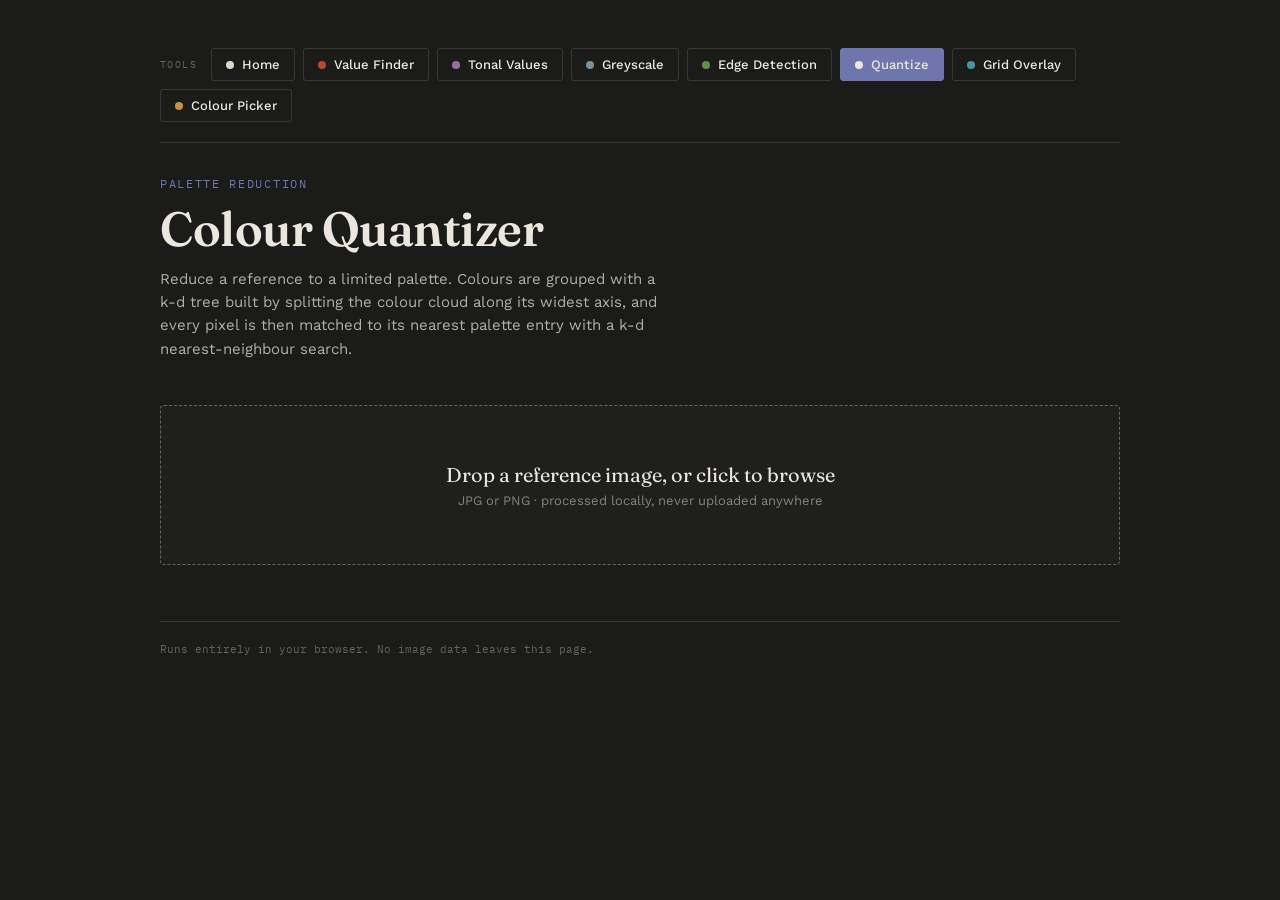
<file: Quantize/Index.html>
<!DOCTYPE html>
<html lang="en">
<head>
<meta charset="UTF-8">
<meta name="viewport" content="width=device-width, initial-scale=1.0">
<title>Colour Quantizer</title>
<link rel="stylesheet" href="../assets/global.css">
</head>
<body class="tool-quant">
<div class="wrap">

  <nav class="tool-nav">
    <span class="nav-label">Tools</span>
    <a class="tool-btn tool-btn--home" href="../Index.html">Home</a>
    <a class="tool-btn tool-btn--value" href="../ValueFinder/Index.html">Value Finder</a>
    <a class="tool-btn tool-btn--tone" href="../TonalValues/Index.html">Tonal Values</a>
    <a class="tool-btn tool-btn--grey" href="../GreyScale/Index.html">Greyscale</a>
    <a class="tool-btn tool-btn--edge" href="../EdgeDetect/Index.html">Edge Detection</a>
    <a class="tool-btn tool-btn--quant" href="Index.html" aria-current="page">Quantize</a>
    <a class="tool-btn tool-btn--grid" href="../GridOverlay/Index.html">Grid Overlay</a>
    <a class="tool-btn tool-btn--colour" href="../ColorPicker/Index.html">Colour Picker</a>
  </nav>

  <header>
    <p class="eyebrow">Palette reduction</p>
    <h1>Colour Quantizer</h1>
    <p>Reduce a reference to a limited palette. Colours are grouped with a k-d tree built by splitting the colour cloud along its widest axis, and every pixel is then matched to its nearest palette entry with a k-d nearest-neighbour search.</p>
  </header>

  <section>
    <div class="dropzone" id="dropzone">
      <p class="big">Drop a reference image, or click to browse</p>
      <p class="small">JPG or PNG · processed locally, never uploaded anywhere</p>
      <input type="file" id="fileInput" accept="image/*">
    </div>
  </section>

  <section id="workArea" class="hidden">

    <div class="controls">
      <div class="control-group">
        <label for="colourCount">Colours</label>
        <input type="range" id="colourCount" min="2" max="64" value="8" step="1">
        <span class="value-display" id="colourValue">8</span>
      </div>
      <div class="control-group">
        <label for="ditherToggle">Dither</label>
        <input type="checkbox" id="ditherToggle">
        <span class="value-display">Floyd–Steinberg</span>
      </div>
      <button class="download-btn" id="downloadBtn">Download quantized</button>
    </div>

    <div class="canvas-grid">
      <div class="canvas-container">
        <div class="cap">Original</div>
        <canvas id="srcCanvas"></canvas>
      </div>
      <div class="canvas-container">
        <div class="cap">Quantized</div>
        <canvas id="quantCanvas"></canvas>
      </div>
    </div>

    <div class="swatch-section" style="margin-top:36px;">
      <div class="cap-row">
        <h2>Palette</h2>
        <span id="paletteInfo"></span>
      </div>
      <div class="swatches" id="swatches"></div>
    </div>
  </section>

  <footer>Runs entirely in your browser. No image data leaves this page.</footer>
</div>

<canvas id="workCanvas" class="hidden"></canvas>

<script src="../assets/shared-image.js"></script>
<script>
(function(){
  const dropzone = document.getElementById('dropzone');
  const fileInput = document.getElementById('fileInput');
  const workArea = document.getElementById('workArea');
  const srcCanvas = document.getElementById('srcCanvas');
  const quantCanvas = document.getElementById('quantCanvas');
  const workCanvas = document.getElementById('workCanvas');
  const colourCount = document.getElementById('colourCount');
  const colourValue = document.getElementById('colourValue');
  const ditherToggle = document.getElementById('ditherToggle');
  const downloadBtn = document.getElementById('downloadBtn');
  const swatchesEl = document.getElementById('swatches');
  const paletteInfo = document.getElementById('paletteInfo');

  const MAX_DIM = 1000;
  const SAMPLE_TARGET = 120000;

  let pixels = null;   // source RGBA of the working image
  let W = 0, H = 0;
  let pending = 0;

  dropzone.addEventListener('click', () => fileInput.click());
  dropzone.addEventListener('dragover', e => { e.preventDefault(); dropzone.classList.add('drag'); });
  dropzone.addEventListener('dragleave', () => dropzone.classList.remove('drag'));
  dropzone.addEventListener('drop', e => {
    e.preventDefault();
    dropzone.classList.remove('drag');
    if(e.dataTransfer.files && e.dataTransfer.files[0]) loadFile(e.dataTransfer.files[0]);
  });
  fileInput.addEventListener('change', e => {
    if(e.target.files && e.target.files[0]) loadFile(e.target.files[0]);
  });

  colourCount.addEventListener('input', () => {
    colourValue.textContent = colourCount.value;
    schedule();
  });
  ditherToggle.addEventListener('change', schedule);

  downloadBtn.addEventListener('click', () => {
    const link = document.createElement('a');
    link.download = `quantized-${colourCount.value}.png`;
    link.href = quantCanvas.toDataURL('image/png');
    link.click();
  });

  function loadFile(file){
    const img = new Image();
    const url = URL.createObjectURL(file);
    img.onload = () => {
      URL.revokeObjectURL(url);
      SharedImage.set(img, file.name);
      processImage(img);
    };
    img.src = url;
  }

  SharedImage.attach({
    onImage: processImage,
    onNewImage: () => {
      workArea.classList.add('hidden');
      dropzone.classList.remove('hidden');
      fileInput.value = '';
    }
  });

  function processImage(img){
    let w = img.naturalWidth, h = img.naturalHeight;
    const scale = Math.min(1, MAX_DIM / Math.max(w, h));
    W = w = Math.round(w * scale);
    H = h = Math.round(h * scale);

    workCanvas.width = w; workCanvas.height = h;
    const wctx = workCanvas.getContext('2d');
    wctx.drawImage(img, 0, 0, w, h);
    pixels = wctx.getImageData(0, 0, w, h).data;

    srcCanvas.width = w; srcCanvas.height = h;
    srcCanvas.getContext('2d').drawImage(workCanvas, 0, 0);

    dropzone.classList.add('hidden');
    workArea.classList.remove('hidden');
    render();
  }

  function schedule(){
    if(!pixels) return;
    clearTimeout(pending);
    pending = setTimeout(render, 120);
  }

  /* ---- palette: k-d style median split on the widest colour axis ---- */

  function buildPalette(k){
    const total = W * H;
    const stride = Math.max(1, Math.floor(total / SAMPLE_TARGET));
    const n = Math.ceil(total / stride);

    const R = new Uint8Array(n), G = new Uint8Array(n), B = new Uint8Array(n);
    let m = 0;
    for(let p = 0; p < total; p += stride){
      const i = p * 4;
      R[m] = pixels[i]; G[m] = pixels[i+1]; B[m] = pixels[i+2];
      m++;
    }

    const idx = new Uint32Array(m);
    for(let i = 0; i < m; i++) idx[i] = i;

    const channels = [R, G, B];

    function makeBucket(start, end){
      let axis = 0, spread = -1;
      for(let a = 0; a < 3; a++){
        const ch = channels[a];
        let mn = 255, mx = 0;
        for(let i = start; i < end; i++){
          const v = ch[idx[i]];
          if(v < mn) mn = v;
          if(v > mx) mx = v;
        }
        if(mx - mn > spread){ spread = mx - mn; axis = a; }
      }

      // total squared deviation along the widest axis: splitting the bucket
      // with the largest one removes the most error
      const ch = channels[axis];
      let sum = 0, sumSq = 0;
      for(let i = start; i < end; i++){
        const v = ch[idx[i]];
        sum += v; sumSq += v * v;
      }
      const count = end - start;
      const variance = sumSq - (sum * sum) / count;

      return { start, end, axis, score: count > 1 ? variance : 0 };
    }

    const buckets = [makeBucket(0, m)];

    while(buckets.length < k){
      let bi = -1, best = 1e-6;
      for(let i = 0; i < buckets.length; i++){
        if(buckets[i].score > best){ best = buckets[i].score; bi = i; }
      }
      if(bi < 0) break;

      const b = buckets[bi];
      const ch = channels[b.axis];
      const slice = Array.from(idx.subarray(b.start, b.end));
      slice.sort((p, q) => ch[p] - ch[q]);
      idx.set(slice, b.start);

      const mid = (b.start + b.end) >> 1;
      buckets.splice(bi, 1, makeBucket(b.start, mid), makeBucket(mid, b.end));
    }

    return buckets.map(b => {
      let r = 0, g = 0, bl = 0;
      for(let i = b.start; i < b.end; i++){
        const p = idx[i];
        r += R[p]; g += G[p]; bl += B[p];
      }
      const c = b.end - b.start;
      return [Math.round(r/c), Math.round(g/c), Math.round(bl/c)];
    });
  }

  /* ---- k-d tree over the palette, for nearest-colour lookup ---- */

  function buildKdTree(colours){
    function build(items){
      if(items.length === 0) return null;
      if(items.length === 1) return { colour: items[0] };

      let axis = 0, spread = -1;
      for(let a = 0; a < 3; a++){
        let mn = 255, mx = 0;
        for(const c of items){
          if(c[a] < mn) mn = c[a];
          if(c[a] > mx) mx = c[a];
        }
        if(mx - mn > spread){ spread = mx - mn; axis = a; }
      }

      items.sort((p, q) => p[axis] - q[axis]);
      const mid = items.length >> 1;

      return {
        axis,
        split: items[mid][axis],
        colour: items[mid],
        left: build(items.slice(0, mid)),
        right: build(items.slice(mid + 1))
      };
    }
    return build(colours.slice());
  }

  function nearest(root, r, g, b){
    let bestColour = null, bestDist = Infinity;

    (function search(node){
      if(!node) return;

      const c = node.colour;
      const dr = r - c[0], dg = g - c[1], db = b - c[2];
      const d = dr*dr + dg*dg + db*db;
      if(d < bestDist){ bestDist = d; bestColour = c; }

      if(node.axis === undefined) return;

      const value = node.axis === 0 ? r : node.axis === 1 ? g : b;
      const diff = value - node.split;

      search(diff < 0 ? node.left : node.right);
      if(diff * diff < bestDist) search(diff < 0 ? node.right : node.left);
    })(root);

    return bestColour;
  }

  /* ---- render ---- */

  function render(){
    if(!pixels) return;

    const k = parseInt(colourCount.value, 10);
    const palette = buildPalette(k);
    palette.forEach((c, i) => c[3] = i);

    const tree = buildKdTree(palette);
    const counts = new Uint32Array(palette.length);

    const out = new ImageData(W, H);
    const dst = out.data;

    if(ditherToggle.checked){
      ditherInto(dst, tree, counts);
    }else{
      for(let i = 0; i < dst.length; i += 4){
        const c = nearest(tree, pixels[i], pixels[i+1], pixels[i+2]);
        dst[i] = c[0]; dst[i+1] = c[1]; dst[i+2] = c[2]; dst[i+3] = 255;
        counts[c[3]]++;
      }
    }

    quantCanvas.width = W; quantCanvas.height = H;
    quantCanvas.getContext('2d').putImageData(out, 0, 0);

    drawSwatches(palette, counts);
  }

  function ditherInto(dst, tree, counts){
    const buf = new Float32Array(W * H * 3);
    for(let p = 0, i = 0; p < buf.length; p += 3, i += 4){
      buf[p] = pixels[i]; buf[p+1] = pixels[i+1]; buf[p+2] = pixels[i+2];
    }

    for(let y = 0; y < H; y++){
      for(let x = 0; x < W; x++){
        const p = (y * W + x) * 3;
        const r = buf[p], g = buf[p+1], b = buf[p+2];

        const c = nearest(tree, clamp(r), clamp(g), clamp(b));
        const i = (y * W + x) * 4;
        dst[i] = c[0]; dst[i+1] = c[1]; dst[i+2] = c[2]; dst[i+3] = 255;
        counts[c[3]]++;

        const er = r - c[0], eg = g - c[1], eb = b - c[2];
        spread(buf, x + 1, y,     er, eg, eb, 7/16);
        spread(buf, x - 1, y + 1, er, eg, eb, 3/16);
        spread(buf, x,     y + 1, er, eg, eb, 5/16);
        spread(buf, x + 1, y + 1, er, eg, eb, 1/16);
      }
    }
  }

  function spread(buf, x, y, er, eg, eb, f){
    if(x < 0 || x >= W || y >= H) return;
    const p = (y * W + x) * 3;
    buf[p] += er * f; buf[p+1] += eg * f; buf[p+2] += eb * f;
  }

  function clamp(v){ return v < 0 ? 0 : v > 255 ? 255 : v; }

  function hex(c){
    return '#' + [c[0], c[1], c[2]].map(v => v.toString(16).padStart(2, '0')).join('').toUpperCase();
  }

  function drawSwatches(palette, counts){
    const total = W * H;
    const order = palette
      .map((c, i) => ({ c, share: counts[i] / total }))
      .sort((a, b) => b.share - a.share);

    swatchesEl.innerHTML = '';
    order.forEach(({ c, share }) => {
      const lum = 0.2126*c[0] + 0.7152*c[1] + 0.0722*c[2];
      const div = document.createElement('div');
      div.className = 'swatch';
      div.style.background = `rgb(${c[0]},${c[1]},${c[2]})`;
      div.style.color = lum > 130 ? '#201f1c' : '#ece7de';
      div.innerHTML = `<span class="pct">${(share*100).toFixed(1)}%</span><span class="hex">${hex(c)}</span>`;
      swatchesEl.appendChild(div);
    });

    paletteInfo.textContent = `${palette.length} colours · ${W}×${H}px`;
  }
})();
</script>
</body>
</html>
</file>
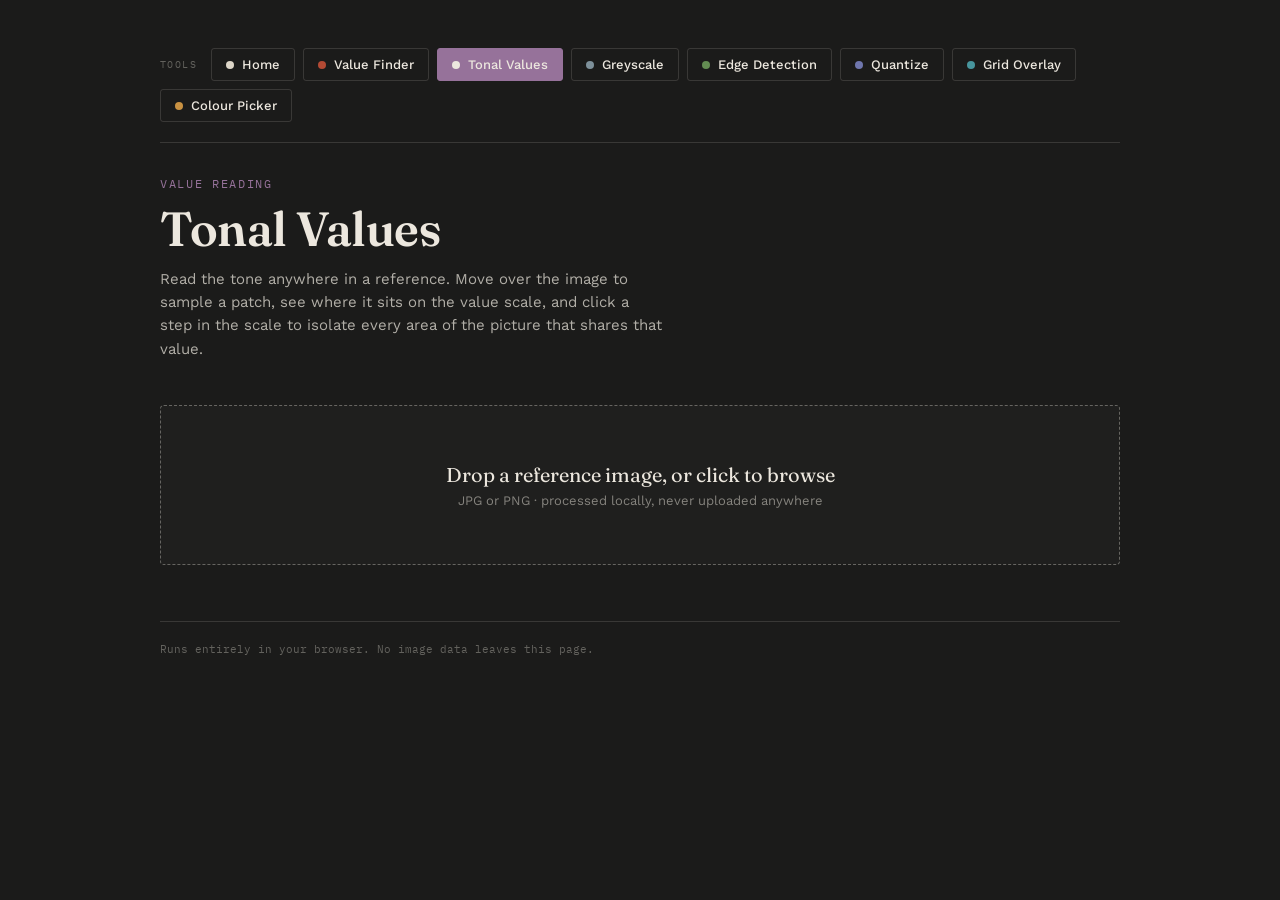
<file: TonalValues/Index.html>
<!DOCTYPE html>
<html lang="en">
<head>
<meta charset="UTF-8">
<meta name="viewport" content="width=device-width, initial-scale=1.0">
<title>Tonal Values</title>
<link rel="stylesheet" href="../assets/global.css">
</head>
<body class="tool-tone">
<div class="wrap">

  <nav class="tool-nav">
    <span class="nav-label">Tools</span>
    <a class="tool-btn tool-btn--home" href="../Index.html">Home</a>
    <a class="tool-btn tool-btn--value" href="../ValueFinder/Index.html">Value Finder</a>
    <a class="tool-btn tool-btn--tone" href="Index.html" aria-current="page">Tonal Values</a>
    <a class="tool-btn tool-btn--grey" href="../GreyScale/Index.html">Greyscale</a>
    <a class="tool-btn tool-btn--edge" href="../EdgeDetect/Index.html">Edge Detection</a>
    <a class="tool-btn tool-btn--quant" href="../Quantize/Index.html">Quantize</a>
    <a class="tool-btn tool-btn--grid" href="../GridOverlay/Index.html">Grid Overlay</a>
    <a class="tool-btn tool-btn--colour" href="../ColorPicker/Index.html">Colour Picker</a>
  </nav>

  <header>
    <p class="eyebrow">Value reading</p>
    <h1>Tonal Values</h1>
    <p>Read the tone anywhere in a reference. Move over the image to sample a patch, see where it sits on the value scale, and click a step in the scale to isolate every area of the picture that shares that value.</p>
  </header>

  <section>
    <div class="dropzone" id="dropzone">
      <p class="big">Drop a reference image, or click to browse</p>
      <p class="small">JPG or PNG · processed locally, never uploaded anywhere</p>
      <input type="file" id="fileInput" accept="image/*">
    </div>
  </section>

  <section id="workArea" class="hidden">

    <div class="controls">
      <div class="control-group">
        <label for="stepCount">Value steps</label>
        <input type="range" id="stepCount" min="3" max="10" value="9" step="1">
        <span class="value-display" id="stepCountValue">9</span>
      </div>
      <div class="control-group">
        <label for="patchSize">Patch</label>
        <input type="range" id="patchSize" min="0" max="24" value="4" step="1">
        <span class="value-display" id="patchValue">9 px</span>
      </div>
      <div class="control-group">
        <label for="greyToggle">View</label>
        <input type="checkbox" id="greyToggle" checked>
        <span class="value-display">Greyscale</span>
      </div>
      <button class="btn" id="clearBtn">Clear isolation</button>
    </div>

    <div class="readout" id="readout">
      <span class="chip" id="readChip"></span>
      <span id="readText">Move over the image to read a value</span>
    </div>

    <div class="canvas-container">
      <div class="cap" id="imageCap">Reference</div>
      <canvas id="viewCanvas"></canvas>
    </div>

    <div class="swatch-section" style="margin-top:36px;">
      <div class="cap-row">
        <h2>Value scale</h2>
        <span id="scaleInfo"></span>
      </div>
      <div class="swatches swatches--clickable" id="scale"></div>
    </div>

    <div class="hist-wrap">
      <div class="cap-row">
        <h2 style="font-size:15px;">Luminance histogram</h2>
        <span id="statsInfo"></span>
      </div>
      <canvas id="histCanvas"></canvas>
    </div>
  </section>

  <footer>Runs entirely in your browser. No image data leaves this page.</footer>
</div>

<canvas id="workCanvas" class="hidden"></canvas>

<script src="../assets/shared-image.js"></script>
<script>
(function(){
  const dropzone = document.getElementById('dropzone');
  const fileInput = document.getElementById('fileInput');
  const workArea = document.getElementById('workArea');
  const workCanvas = document.getElementById('workCanvas');
  const viewCanvas = document.getElementById('viewCanvas');
  const histCanvas = document.getElementById('histCanvas');
  const stepCount = document.getElementById('stepCount');
  const stepCountValue = document.getElementById('stepCountValue');
  const patchSize = document.getElementById('patchSize');
  const patchValue = document.getElementById('patchValue');
  const greyToggle = document.getElementById('greyToggle');
  const clearBtn = document.getElementById('clearBtn');
  const scaleEl = document.getElementById('scale');
  const scaleInfo = document.getElementById('scaleInfo');
  const statsInfo = document.getElementById('statsInfo');
  const readChip = document.getElementById('readChip');
  const readText = document.getElementById('readText');
  const imageCap = document.getElementById('imageCap');

  const MAX_DIM = 1000;

  let rgba = null;          // source pixels
  let lum = null;           // luminance per pixel, 0-255
  let W = 0, H = 0;
  let isolated = -1;        // value step being isolated, -1 for none

  dropzone.addEventListener('click', () => fileInput.click());
  dropzone.addEventListener('dragover', e => { e.preventDefault(); dropzone.classList.add('drag'); });
  dropzone.addEventListener('dragleave', () => dropzone.classList.remove('drag'));
  dropzone.addEventListener('drop', e => {
    e.preventDefault();
    dropzone.classList.remove('drag');
    if(e.dataTransfer.files && e.dataTransfer.files[0]) loadFile(e.dataTransfer.files[0]);
  });
  fileInput.addEventListener('change', e => {
    if(e.target.files && e.target.files[0]) loadFile(e.target.files[0]);
  });

  stepCount.addEventListener('input', () => {
    stepCountValue.textContent = stepCount.value;
    isolated = -1;
    analyse();
  });
  patchSize.addEventListener('input', () => {
    patchValue.textContent = (parseInt(patchSize.value, 10) * 2 + 1) + ' px';
  });
  greyToggle.addEventListener('change', drawView);
  clearBtn.addEventListener('click', () => {
    isolated = -1;
    analyse();
  });

  function loadFile(file){
    const img = new Image();
    const url = URL.createObjectURL(file);
    img.onload = () => {
      URL.revokeObjectURL(url);
      SharedImage.set(img, file.name);
      processImage(img);
    };
    img.src = url;
  }

  SharedImage.attach({
    onImage: processImage,
    onNewImage: () => {
      workArea.classList.add('hidden');
      dropzone.classList.remove('hidden');
      fileInput.value = '';
    }
  });

  function processImage(img){
    let w = img.naturalWidth, h = img.naturalHeight;
    const scale = Math.min(1, MAX_DIM / Math.max(w, h));
    W = w = Math.round(w * scale);
    H = h = Math.round(h * scale);

    workCanvas.width = w; workCanvas.height = h;
    const wctx = workCanvas.getContext('2d');
    wctx.drawImage(img, 0, 0, w, h);
    rgba = wctx.getImageData(0, 0, w, h).data;

    lum = new Uint8ClampedArray(w * h);
    for(let p = 0, i = 0; p < lum.length; p++, i += 4){
      lum[p] = 0.2126*rgba[i] + 0.7152*rgba[i+1] + 0.0722*rgba[i+2];
    }

    isolated = -1;
    dropzone.classList.add('hidden');
    workArea.classList.remove('hidden');
    analyse();
  }

  function steps(){ return parseInt(stepCount.value, 10); }

  // step 0 is the lightest, matching how painters number a value scale
  function stepOf(l, n){
    const s = n - 1 - Math.floor(l / 256 * n);
    return s < 0 ? 0 : s > n - 1 ? n - 1 : s;
  }

  function stepTone(s, n){
    return Math.round(255 * (n - 1 - s) / (n - 1));
  }

  function analyse(){
    if(!lum) return;

    const n = steps();
    const counts = new Uint32Array(n);
    let sum = 0, min = 255, max = 0;

    for(let p = 0; p < lum.length; p++){
      const l = lum[p];
      counts[stepOf(l, n)]++;
      sum += l;
      if(l < min) min = l;
      if(l > max) max = l;
    }

    drawScale(counts, n);
    drawHistogram();
    drawView();

    const mean = sum / lum.length;
    const meanStep = stepOf(mean, n) + 1;
    const key = mean > 170 ? 'high key' : mean < 85 ? 'low key' : 'mid key';

    statsInfo.textContent =
      `mean ${(mean/255*100).toFixed(0)}% · range ${(min/255*100).toFixed(0)}–${(max/255*100).toFixed(0)}% · ${key}`;
    scaleInfo.textContent =
      `${n} steps · average value ${meanStep} · 1 = white`;
  }

  function drawScale(counts, n){
    const total = lum.length;
    scaleEl.innerHTML = '';

    for(let s = 0; s < n; s++){
      const tone = stepTone(s, n);
      const div = document.createElement('div');
      div.className = 'swatch' + (isolated === s ? ' is-active' : '');
      div.style.background = `rgb(${tone},${tone},${tone})`;
      div.style.color = tone > 130 ? '#201f1c' : '#ece7de';
      div.innerHTML =
        `<span class="pct">${s + 1}</span>` +
        `<span class="hex">${(counts[s] / total * 100).toFixed(1)}%</span>`;
      div.addEventListener('click', () => {
        isolated = isolated === s ? -1 : s;
        drawScale(counts, n);
        drawView();
      });
      scaleEl.appendChild(div);
    }
  }

  function drawView(){
    if(!lum) return;

    const n = steps();
    const out = new ImageData(W, H);
    const d = out.data;
    const grey = greyToggle.checked;

    for(let p = 0, i = 0; p < lum.length; p++, i += 4){
      let r, g, b;
      if(grey){ r = g = b = lum[p]; }
      else { r = rgba[i]; g = rgba[i+1]; b = rgba[i+2]; }

      if(isolated >= 0 && stepOf(lum[p], n) !== isolated){
        r = r * 0.25 + 20; g = g * 0.25 + 20; b = b * 0.25 + 20;
      }

      d[i] = r; d[i+1] = g; d[i+2] = b; d[i+3] = 255;
    }

    viewCanvas.width = W; viewCanvas.height = H;
    viewCanvas.getContext('2d').putImageData(out, 0, 0);

    imageCap.textContent = isolated >= 0
      ? `Isolating value ${isolated + 1} of ${n}`
      : (grey ? 'Reference, greyscale' : 'Reference');
  }

  function drawHistogram(){
    const hist = new Uint32Array(256);
    for(let p = 0; p < lum.length; p++) hist[lum[p]]++;

    const w = histCanvas.clientWidth || 900;
    const h = 120;
    histCanvas.width = w;
    histCanvas.height = h;

    const ctx = histCanvas.getContext('2d');
    ctx.clearRect(0, 0, w, h);

    let peak = 0;
    for(let i = 0; i < 256; i++) if(hist[i] > peak) peak = hist[i];
    if(!peak) return;

    for(let i = 0; i < 256; i++){
      const x = i / 256 * w;
      const bh = hist[i] / peak * (h - 8);
      ctx.fillStyle = `rgb(${i},${i},${i})`;
      ctx.fillRect(x, h - bh, w / 256 + 1, bh);
    }

    const n = steps();
    ctx.strokeStyle = 'rgba(236,231,222,0.35)';
    ctx.lineWidth = 1;
    for(let s = 1; s < n; s++){
      const x = Math.round(s / n * w) + 0.5;
      ctx.beginPath();
      ctx.moveTo(x, 0);
      ctx.lineTo(x, h);
      ctx.stroke();
    }
  }

  /* ---- reading a patch ---- */

  viewCanvas.addEventListener('mousemove', readAt);
  viewCanvas.addEventListener('mouseleave', () => {
    readChip.style.background = 'transparent';
    readText.textContent = 'Move over the image to read a value';
  });

  function readAt(event){
    if(!lum) return;

    const rect = viewCanvas.getBoundingClientRect();
    const x = Math.round((event.clientX - rect.left) * (W / rect.width));
    const y = Math.round((event.clientY - rect.top) * (H / rect.height));
    const rad = parseInt(patchSize.value, 10);

    let r = 0, g = 0, b = 0, l = 0, count = 0;

    for(let dy = -rad; dy <= rad; dy++){
      for(let dx = -rad; dx <= rad; dx++){
        const px = Math.min(Math.max(x + dx, 0), W - 1);
        const py = Math.min(Math.max(y + dy, 0), H - 1);
        const p = py * W + px;
        const i = p * 4;
        r += rgba[i]; g += rgba[i+1]; b += rgba[i+2];
        l += lum[p];
        count++;
      }
    }

    r = Math.round(r/count); g = Math.round(g/count); b = Math.round(b/count);
    l = l / count;

    const n = steps();
    const s = stepOf(l, n) + 1;
    const hex = '#' + [r,g,b].map(v => v.toString(16).padStart(2,'0')).join('').toUpperCase();

    readChip.style.background = `rgb(${r},${g},${b})`;
    readText.innerHTML =
      `value <b>${s} of ${n}</b> · luminance <b>${(l/255*100).toFixed(0)}%</b> ` +
      `(${Math.round(l)}/255) · <b>${hex}</b> · x ${x}, y ${y}`;
  }
})();
</script>
</body>
</html>
</file>
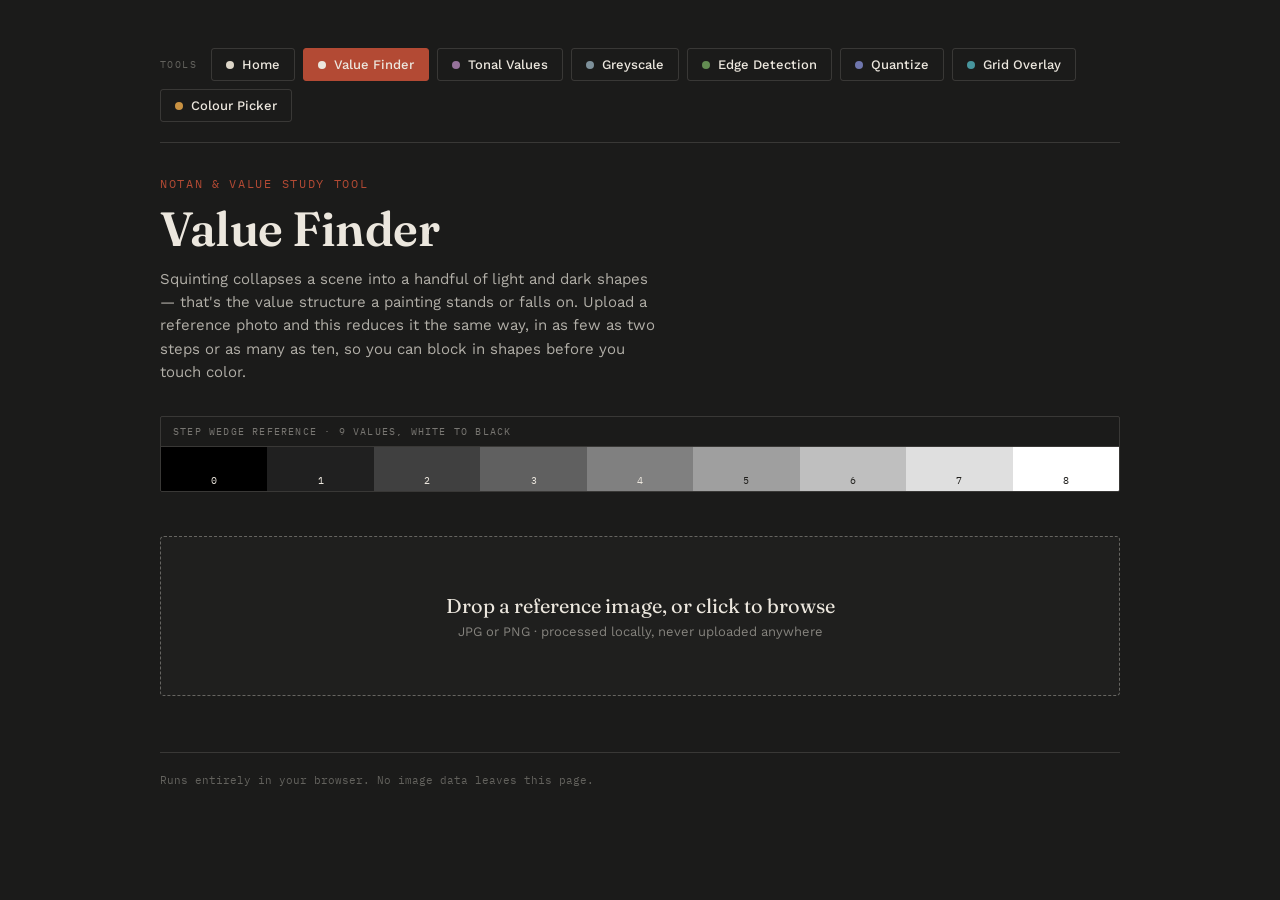
<file: ValueFinder/Index.html>
<!DOCTYPE html>
<html lang="en">
<head>
<meta charset="UTF-8">
<meta name="viewport" content="width=device-width, initial-scale=1.0">
<title>Value Finder — a painter's value-reduction tool</title>
<link rel="stylesheet" href="../assets/global.css">
</head>
<body class="tool-value">
<div class="wrap">

  <nav class="tool-nav">
    <span class="nav-label">Tools</span>
    <a class="tool-btn tool-btn--home" href="../Index.html">Home</a>
    <a class="tool-btn tool-btn--value" href="Index.html" aria-current="page">Value Finder</a>
    <a class="tool-btn tool-btn--tone" href="../TonalValues/Index.html">Tonal Values</a>
    <a class="tool-btn tool-btn--grey" href="../GreyScale/Index.html">Greyscale</a>
    <a class="tool-btn tool-btn--edge" href="../EdgeDetect/Index.html">Edge Detection</a>
    <a class="tool-btn tool-btn--quant" href="../Quantize/Index.html">Quantize</a>
    <a class="tool-btn tool-btn--grid" href="../GridOverlay/Index.html">Grid Overlay</a>
    <a class="tool-btn tool-btn--colour" href="../ColorPicker/Index.html">Colour Picker</a>
  </nav>

  <header>
    <p class="eyebrow">Notan &amp; value study tool</p>
    <h1>Value Finder</h1>
    <p>Squinting collapses a scene into a handful of light and dark shapes — that's the value structure a painting stands or falls on. Upload a reference photo and this reduces it the same way, in as few as two steps or as many as ten, so you can block in shapes before you touch color.</p>

    <div class="wedge">
      <div class="wedge-label">Step wedge reference · 9 values, white to black</div>
      <div class="wedge-strip" id="refWedge"></div>
    </div>
  </header>

  <section>
    <div class="dropzone" id="dropzone">
      <p class="big">Drop a reference image, or click to browse</p>
      <p class="small">JPG or PNG · processed locally, never uploaded anywhere</p>
      <input type="file" id="fileInput" accept="image/*">
    </div>
  </section>

  <section id="workArea" class="hidden">

    <div class="controls">
      <div class="step-control">
        <label for="stepsRange">Value steps</label>
        <input type="range" id="stepsRange" min="2" max="20" value="10" step="1">
        <span class="step-count" id="stepsCount">5</span>
      </div>
      <button class="reset-btn" id="resetBtn">New image</button>
      <button class="download-btn" id="downloadBtn">Download reduction</button>
    </div>

    <div class="canvases">
      <div class="canvas-card">
        <div class="cap">Original, grayscale</div>
        <canvas id="grayCanvas"></canvas>
      </div>
      <div class="canvas-card">
        <div class="cap">Reduced values</div>
        <canvas id="postCanvas"></canvas>
      </div>
    </div>

    <div class="swatch-section" style="margin-top:36px;">
      <div class="cap-row">
        <h2>Value key</h2>
        <span id="swatchHint">dark → light, % of image</span>
      </div>
      <div class="swatches" id="swatches"></div>
    </div>

    <div class="hist-wrap">
      <div class="cap-row">
        <h2 style="font-size:15px;">Luminance histogram</h2>
        <span>0 (black) → 255 (white)</span>
      </div>
      <canvas id="histCanvas"></canvas>
    </div>
  </section>

  <footer>Runs entirely in your browser. No image data leaves this page.</footer>
</div>

<canvas id="workCanvas" class="hidden"></canvas>

<script src="../assets/shared-image.js"></script>
<script>
(function(){
  const refWedge = document.getElementById('refWedge');
  for(let i=0;i<9;i++){
    const v = Math.round(255 * (i/8));
    const d = document.createElement('div');
    d.style.background = `rgb(${v},${v},${v})`;
    d.style.color = v > 130 ? '#201f1c' : '#ece7de';
    d.textContent = i;
    refWedge.appendChild(d);
  }

  const dropzone = document.getElementById('dropzone');
  const fileInput = document.getElementById('fileInput');
  const workArea = document.getElementById('workArea');
  const grayCanvas = document.getElementById('grayCanvas');
  const postCanvas = document.getElementById('postCanvas');
  const workCanvas = document.getElementById('workCanvas');
  const stepsRange = document.getElementById('stepsRange');
  const stepsCount = document.getElementById('stepsCount');
  const swatchesEl = document.getElementById('swatches');
  const histCanvas = document.getElementById('histCanvas');
  const downloadBtn = document.getElementById('downloadBtn');
  const resetBtn = document.getElementById('resetBtn');

  let luminance = null; // Float array
  let W = 0, H = 0;

  dropzone.addEventListener('click', () => fileInput.click());
  dropzone.addEventListener('dragover', e => { e.preventDefault(); dropzone.classList.add('drag'); });
  dropzone.addEventListener('dragleave', () => dropzone.classList.remove('drag'));
  dropzone.addEventListener('drop', e => {
    e.preventDefault();
    dropzone.classList.remove('drag');
    if(e.dataTransfer.files && e.dataTransfer.files[0]) loadFile(e.dataTransfer.files[0]);
  });
  fileInput.addEventListener('change', e => {
    if(e.target.files && e.target.files[0]) loadFile(e.target.files[0]);
  });

  resetBtn.addEventListener('click', () => {
    workArea.classList.add('hidden');
    dropzone.classList.remove('hidden');
    fileInput.value = '';
  });

  function loadFile(file){
    const img = new Image();
    const url = URL.createObjectURL(file);
    img.onload = () => {
      URL.revokeObjectURL(url);
      SharedImage.set(img, file.name);
      processImage(img);
    };
    img.src = url;
  }

  SharedImage.attach({
    onImage: processImage,
    onNewImage: () => {
      workArea.classList.add('hidden');
      dropzone.classList.remove('hidden');
      fileInput.value = '';
    }
  });

  function processImage(img){
    const MAX_DIM = 1000;
    let w = img.naturalWidth, h = img.naturalHeight;
    const scale = Math.min(1, MAX_DIM / Math.max(w,h));
    w = Math.round(w*scale); h = Math.round(h*scale);
    W = w; H = h;

    workCanvas.width = w; workCanvas.height = h;
    const wctx = workCanvas.getContext('2d');
    wctx.drawImage(img, 0, 0, w, h);
    const imgData = wctx.getImageData(0,0,w,h);
    const data = imgData.data;

    luminance = new Float32Array(w*h);
    const grayData = wctx.createImageData(w,h);
    for(let i=0, p=0; i<data.length; i+=4, p++){
      const l = 0.2126*data[i] + 0.7152*data[i+1] + 0.0722*data[i+2];
      luminance[p] = l;
      grayData.data[i] = l; grayData.data[i+1] = l; grayData.data[i+2] = l; grayData.data[i+3] = 255;
    }

    grayCanvas.width = w; grayCanvas.height = h;
    grayCanvas.getContext('2d').putImageData(grayData, 0, 0);

    postCanvas.width = w; postCanvas.height = h;

    dropzone.classList.add('hidden');
    workArea.classList.remove('hidden');

    render();
  }

  function render(){
    if(!luminance) return;
    const steps = parseInt(stepsRange.value, 10);
    stepsCount.textContent = steps;

    const pctx = postCanvas.getContext('2d');
    const postData = pctx.createImageData(W,H);
    const counts = new Array(steps).fill(0);
    const hist = new Array(256).fill(0);

    for(let p=0; p<luminance.length; p++){
      const l = luminance[p];
      hist[Math.min(255, Math.round(l))]++;
      let level = Math.floor((l/256) * steps);
      if(level >= steps) level = steps-1;
      counts[level]++;
      const v = steps === 1 ? 255 : Math.round((level/(steps-1))*255);
      const idx = p*4;
      postData.data[idx] = v; postData.data[idx+1] = v; postData.data[idx+2] = v; postData.data[idx+3] = 255;
    }
    pctx.putImageData(postData, 0, 0);

    swatchesEl.innerHTML = '';
    const total = luminance.length;
    for(let level=0; level<steps; level++){
      const v = steps === 1 ? 255 : Math.round((level/(steps-1))*255);
      const pct = (counts[level]/total*100);
      const hex = '#' + [v,v,v].map(x=>x.toString(16).padStart(2,'0')).join('');
      const div = document.createElement('div');
      div.className = 'swatch';
      div.style.background = hex;
      div.style.color = v > 130 ? '#201f1c' : '#ece7de';
      div.innerHTML = `<span class="pct">${pct.toFixed(1)}%</span><span class="hex">${hex}</span>`;
      swatchesEl.appendChild(div);
    }

    drawHistogram(hist);
  }

  function drawHistogram(hist){
    const dpr = window.devicePixelRatio || 1;
    const rect = histCanvas.getBoundingClientRect();
    histCanvas.width = rect.width * dpr;
    histCanvas.height = rect.height * dpr;
    const ctx = histCanvas.getContext('2d');
    ctx.scale(dpr,dpr);
    const w = rect.width, h = rect.height;
    ctx.clearRect(0,0,w,h);
    const max = Math.max(...hist);
    ctx.fillStyle = '#b34a34';
    const barW = w/256;
    for(let i=0;i<256;i++){
      const barH = (hist[i]/max) * (h-8);
      ctx.fillRect(i*barW, h-barH, Math.max(1,barW), barH);
    }
  }

  stepsRange.addEventListener('input', render);
  window.addEventListener('resize', () => { if(luminance) drawHistogram_last(); });
  function drawHistogram_last(){ render(); }

  downloadBtn.addEventListener('click', () => {
    const link = document.createElement('a');
    link.download = 'value-reduction.png';
    link.href = postCanvas.toDataURL('image/png');
    link.click();
  });
})();
</script>
</body>
</html>
</file>
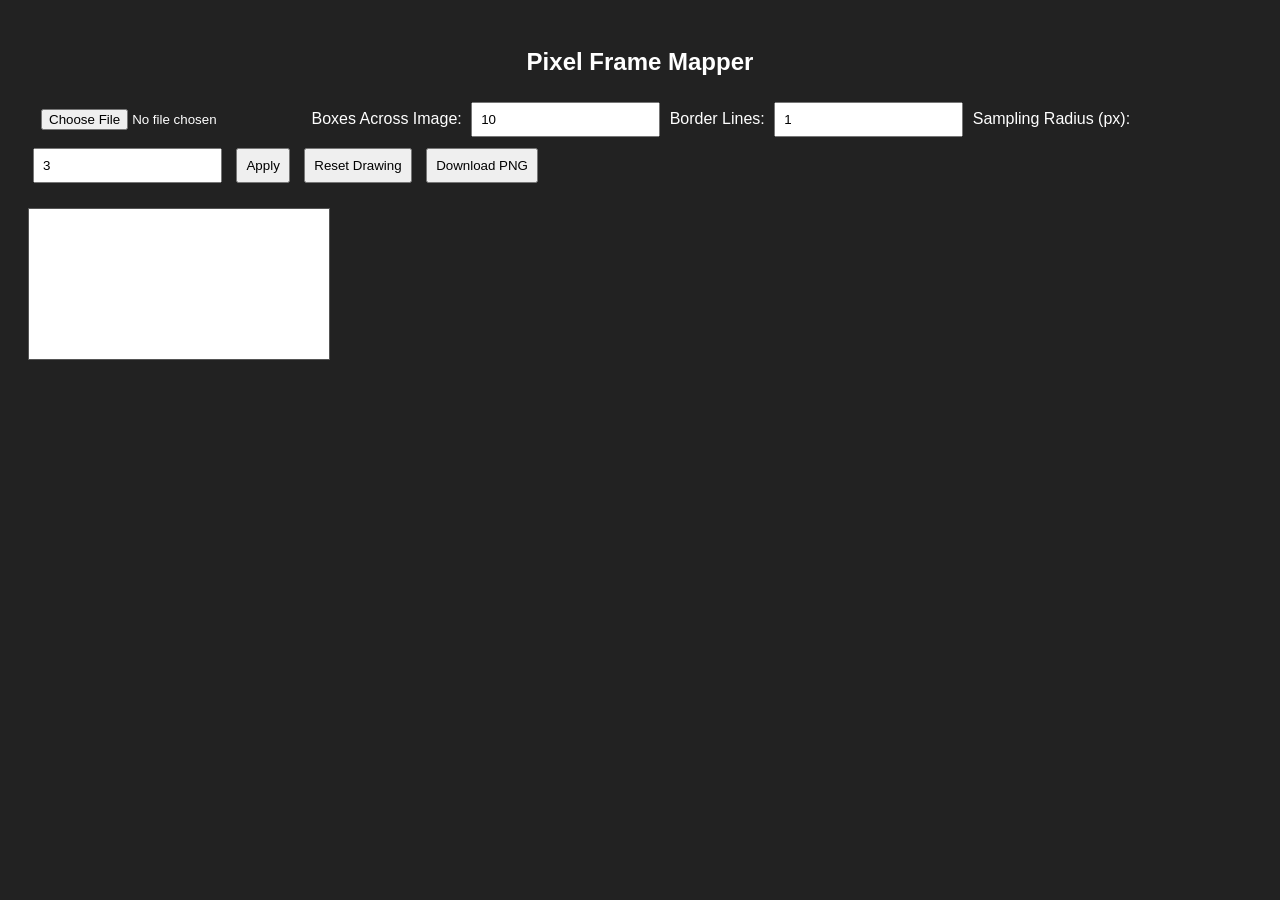
<file: ColorPicker.html>
<!DOCTYPE html>
<html lang="en">
<head>
<meta charset="UTF-8">
<meta name="viewport" content="width=device-width, initial-scale=1.0">
<title>Pixel Frame Mapper</title>

<style>
body{
    font-family:Arial, sans-serif;
    background:#222;
    color:white;
    padding:20px;
}

h2{
    text-align:center;
}

.app{
    display:flex;
    gap:20px;
    align-items:flex-start;
    justify-content:center;
    flex-wrap:wrap;
}

.controls{
    margin-bottom:20px;
}

input,button{
    padding:8px;
    margin:5px;
}

canvas{
    border:1px solid #555;
    background:white;
    display:block;
}
</style>
</head>
<body>

<h2>Pixel Frame Mapper</h2>

<div class="app">

<div>
<div class="controls">

<input type="file" id="imageInput">

<label>
Boxes Across Image:
<input type="number" id="boxCount" value="10" min="5">
</label>

<label>
Border Lines:
<input type="number" id="borderLines" value="1" min="1">
</label>

<label>
Sampling Radius (px):
<input type="number" id="sampleRadius" value="3" min="0">
</label>

<button id="applyBtn">Apply</button>
<button id="resetBtn">Reset Drawing</button>
<button id="saveBtn">Download PNG</button>

</div>

<canvas id="canvas"></canvas>
</div>

</div>

<script>

const TARGET_WIDTH = 1000;
const BOX_FILL_RATIO = 0.85;

const canvas = document.getElementById("canvas");
const ctx = canvas.getContext("2d");

let state = null;

document
.getElementById("imageInput")
.addEventListener("change", loadImage);

document
.getElementById("applyBtn")
.addEventListener("click", applySettings);

document
.getElementById("resetBtn")
.addEventListener("click", resetProject);

document
.getElementById("saveBtn")
.addEventListener("click", saveCanvas);

function loadImage(e){

    const file = e.target.files[0];
    if(!file) return;

    const img = new Image();

    img.onload = ()=>buildProject(img);

    img.src = URL.createObjectURL(file);
}

function buildProject(sourceImage){

    const boxesAcross =
        parseInt(document.getElementById("boxCount").value, 10) || 40;

    const borderLines =
        parseInt(document.getElementById("borderLines").value, 10) || 2;

    const sampleRadius =
        parseInt(document.getElementById("sampleRadius").value, 10) || 0;

    // Integer box size keeps the image area an exact multiple of the grid.
    const boxSize =
        Math.max(1, Math.round(TARGET_WIDTH / boxesAcross));

    const imageWidth =
        boxSize * boxesAcross;

    const scale =
        imageWidth / sourceImage.width;

    const imageRows =
        Math.max(1, Math.round(sourceImage.height * scale / boxSize));

    const imageHeight =
        boxSize * imageRows;

    const totalCols =
        boxesAcross + borderLines * 2;

    const totalRows =
        imageRows + borderLines * 2;

    const canvasWidth =
        totalCols * boxSize;

    const canvasHeight =
        totalRows * boxSize;

    canvas.width = canvasWidth;
    canvas.height = canvasHeight;

    const imageCanvas =
        document.createElement("canvas");

    imageCanvas.width = imageWidth;
    imageCanvas.height = imageHeight;

    const imageCtx =
        imageCanvas.getContext("2d");

    imageCtx.drawImage(
        sourceImage,
        0,
        0,
        imageWidth,
        imageHeight
    );

    const imageData =
        imageCtx.getImageData(
            0,
            0,
            imageWidth,
            imageHeight
        );

    const imageX =
        borderLines * boxSize;

    const imageY =
        borderLines * boxSize;

    const boxes = [];

    for(let row=0; row<totalRows; row++){

        for(let col=0; col<totalCols; col++){

            const borderBox =
                row < borderLines ||
                row >= totalRows-borderLines ||
                col < borderLines ||
                col >= totalCols-borderLines;

            if(!borderBox) continue;

            boxes.push({

                row,
                col,

                cx:(col+0.5)*boxSize,
                cy:(row+0.5)*boxSize,

                filled:false,
                colour:"#FFFFFF"

            });
        }
    }

    state = {

        sourceImage,
        boxSize,
        borderLines,
        sampleRadius,

        imageWidth,
        imageHeight,

        imageX,
        imageY,

        imageCanvas,
        imageData,

        boxes,

        leaderLines:[]
    };

    render();
}

function render(){

    if(!state) return;

    ctx.clearRect(
        0,
        0,
        canvas.width,
        canvas.height
    );

    ctx.fillStyle="#ece8df";
    ctx.fillRect(
        0,
        0,
        canvas.width,
        canvas.height
    );

    state.boxes.forEach(box=>{

        const size =
            state.boxSize * BOX_FILL_RATIO;

        const x =
            box.cx - size/2;

        const y =
            box.cy - size/2;

        ctx.fillStyle = box.colour;

        ctx.fillRect(
            x,
            y,
            size,
            size
        );

        ctx.strokeStyle="#999";

        ctx.strokeRect(
            x,
            y,
            size,
            size
        );
    });

    ctx.drawImage(
        state.imageCanvas,
        state.imageX,
        state.imageY
    );

    ctx.strokeStyle="rgba(255,255,255,0.85)";
    ctx.lineWidth=1;

    state.leaderLines.forEach(line=>{

        if(line.radius>0){

            ctx.beginPath();
            ctx.arc(
                line.x1,
                line.y1,
                line.radius,
                0,
                Math.PI*2
            );
            ctx.stroke();
        }
    });

    ctx.strokeStyle="white";
    ctx.lineWidth=2;

    state.leaderLines.forEach(line=>{

        ctx.beginPath();

        ctx.moveTo(
            line.x1,
            line.y1
        );

        ctx.lineTo(
            line.x2,
            line.y2
        );

        ctx.stroke();
    });
}

canvas.addEventListener(
"click",
function(event){

    if(!state) return;

    const rect =
        canvas.getBoundingClientRect();

    const x =
        (event.clientX - rect.left) *
        (canvas.width/rect.width);

    const y =
        (event.clientY - rect.top) *
        (canvas.height/rect.height);

    const insideImage =

        x >= state.imageX &&
        x <= state.imageX + state.imageWidth &&
        y >= state.imageY &&
        y <= state.imageY + state.imageHeight;

    if(!insideImage) return;

    state.sampleRadius =
        Math.max(
            0,
            parseInt(
                document.getElementById("sampleRadius").value,
                10
            ) || 0
        );

    const colour =
        sampleArea(
            x-state.imageX,
            y-state.imageY,
            state.sampleRadius
        );

    const box =
        nearestUnfilledBox(x,y);

    if(!box) return;

    box.filled=true;
    box.colour=colour;

    state.leaderLines.push({

        x1:x,
        y1:y,
        x2:box.cx,
        y2:box.cy,
        radius:state.sampleRadius

    });

    render();
});

function nearestUnfilledBox(x,y){

    let best=null;
    let bestDist=Infinity;

    state.boxes.forEach(box=>{

        if(box.filled) return;

        const dx=box.cx-x;
        const dy=box.cy-y;

        const d=dx*dx+dy*dy;

        if(d<bestDist){

            bestDist=d;
            best=box;
        }

    });

    return best;
}


function sampleArea(ix,iy,radius){

    const x=Math.round(ix);
    const y=Math.round(iy);

    let r=0;
    let g=0;
    let b=0;
    let count=0;

    for(let dy=-radius; dy<=radius; dy++){

        for(let dx=-radius; dx<=radius; dx++){

            const px =
                Math.max(
                    0,
                    Math.min(
                        state.imageWidth-1,
                        x+dx
                    )
                );

            const py =
                Math.max(
                    0,
                    Math.min(
                        state.imageHeight-1,
                        y+dy
                    )
                );

            const index =
                (py*state.imageWidth+px)*4;

            r += state.imageData.data[index];
            g += state.imageData.data[index+1];
            b += state.imageData.data[index+2];

            count++;
        }
    }

    if(count===0) return "rgb(255,255,255)";

    r=Math.round(r/count);
    g=Math.round(g/count);
    b=Math.round(b/count);

    return `rgb(${r},${g},${b})`;
}

function applySettings(){

    if(!state || !state.sourceImage) return;

    buildProject(state.sourceImage);
}

function resetProject(){

    if(!state) return;

    state.boxes.forEach(box=>{

        box.filled=false;
        box.colour="#FFFFFF";

    });

    state.leaderLines=[];

    render();
}

function saveCanvas(){

    if(!state) return;

    const a=document.createElement("a");

    a.download="pixel-frame.png";
    a.href=canvas.toDataURL("image/png");

    a.click();
}

</script>

</body>
</html>
</file>
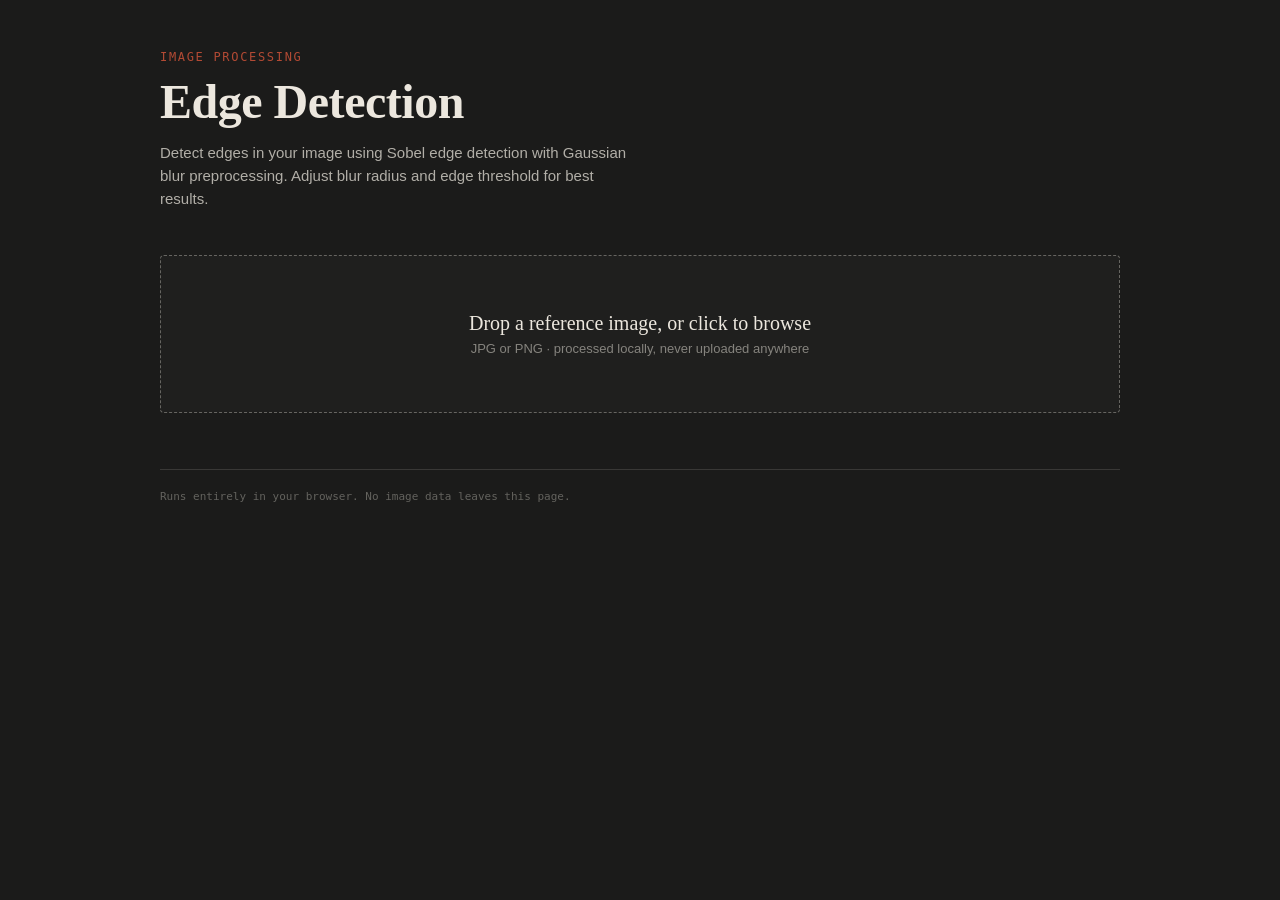
<file: edgedetect.html>
<!DOCTYPE html>
<html lang="en">
<head>
<meta charset="UTF-8">
<meta name="viewport" content="width=device-width, initial-scale=1.0">
<title>Edge Detection</title>
<style>
  :root{
    --ink:#201f1c;
    --paper:#ece7de;
    --paper-dim:#ddd6c8;
    --charcoal:#1b1b1a;
    --charcoal-2:#262623;
    --sienna:#8a3324;
    --sienna-bright:#b34a34;
    --slate:#5c6b73;
    --line: rgba(236,231,222,0.14);
  }
  *{box-sizing:border-box;}
  html,body{margin:0;padding:0;}
  body{
    background:var(--charcoal);
    color:var(--paper);
    font-family:'Work Sans', sans-serif;
    min-height:100vh;
    padding:48px 24px 80px;
  }
  .wrap{max-width:960px;margin:0 auto;}

  header{margin-bottom:36px;}
  .eyebrow{
    font-family:'IBM Plex Mono', monospace;
    font-size:12px;
    letter-spacing:0.14em;
    text-transform:uppercase;
    color:var(--sienna-bright);
    margin:0 0 10px;
  }
  h1{
    font-family:'Fraunces', serif;
    font-optical-sizing:auto;
    font-weight:600;
    font-size:clamp(32px,5vw,48px);
    line-height:1.05;
    margin:0 0 14px;
    letter-spacing:-0.01em;
  }
  header p{
    max-width:56ch;
    color:rgba(236,231,222,0.72);
    line-height:1.55;
    font-size:15px;
    margin:0;
  }

  section{margin-top:44px;}

  .dropzone{
    border:1.5px dashed rgba(236,231,222,0.35);
    border-radius:4px;
    padding:56px 24px;
    text-align:center;
    cursor:pointer;
    transition:border-color .15s ease, background .15s ease;
    background:rgba(236,231,222,0.02);
  }
  .dropzone:hover, .dropzone.drag{
    border-color:var(--sienna-bright);
    background:rgba(138,51,36,0.08);
  }
  .dropzone p.big{
    font-family:'Fraunces', serif;
    font-size:20px;
    margin:0 0 6px;
  }
  .dropzone p.small{
    font-size:13px;
    color:rgba(236,231,222,0.5);
    margin:0;
  }
  input[type=file]{display:none;}

  .controls{
    display:flex;
    align-items:center;
    gap:20px;
    flex-wrap:wrap;
    margin-top:8px;
    padding:16px 18px;
    background:var(--charcoal-2);
    border:1px solid var(--line);
    border-radius:4px;
  }
  .download-btn{
    font-family:'Work Sans', sans-serif;
    font-size:13px;
    font-weight:500;
    padding:9px 16px;
    border-radius:3px;
    border:1px solid var(--line);
    background:var(--sienna);
    border-color:var(--sienna);
    color:var(--paper);
    cursor:pointer;
    transition:all .15s ease;
    margin-left:auto;
  }
  .download-btn:hover{background:var(--sienna-bright);}

  .control-group{
    display:flex;
    align-items:center;
    gap:12px;
    flex-wrap:wrap;
  }
  .control-group label{
    font-family:'IBM Plex Mono', monospace;
    font-size:11px;
    letter-spacing:0.1em;
    text-transform:uppercase;
    color:rgba(236,231,222,0.55);
    min-width:80px;
  }
  .control-group input[type=range]{
    width:150px;
    accent-color:var(--sienna-bright);
  }
  .control-group input[type=number]{
    width:60px;
    padding:6px;
    background:var(--charcoal);
    border:1px solid var(--line);
    border-radius:3px;
    color:var(--paper);
    font-family:'IBM Plex Mono', monospace;
  }
  .value-display{
    font-family:'IBM Plex Mono', monospace;
    font-size:12px;
    color:var(--paper);
    min-width:40px;
  }

  .canvas-grid{
    display:grid;
    grid-template-columns:1fr 1fr;
    gap:16px;
    margin-top:20px;
  }
  @media (max-width:640px){ .canvas-grid{grid-template-columns:1fr;} }
  .canvas-container{
    background:var(--paper);
    border-radius:4px;
    padding:10px;
  }
  .canvas-container .cap{
    font-family:'IBM Plex Mono', monospace;
    font-size:10px;
    letter-spacing:0.1em;
    text-transform:uppercase;
    color:var(--ink);
    opacity:0.55;
    padding:4px 4px 8px;
  }
  canvas{
    display:block;
    width:100%;
    height:auto;
    border-radius:2px;
    background:#000;
  }

  footer{
    margin-top:56px;
    padding-top:20px;
    border-top:1px solid var(--line);
    font-family:'IBM Plex Mono', monospace;
    font-size:11px;
    color:rgba(236,231,222,0.35);
  }

  .hidden{display:none !important;}
</style>
</head>
<body>
<div class="wrap">

  <header>
    <p class="eyebrow">Image Processing</p>
    <h1>Edge Detection</h1>
    <p>Detect edges in your image using Sobel edge detection with Gaussian blur preprocessing. Adjust blur radius and edge threshold for best results.</p>
  </header>

  <section>
    <div class="dropzone" id="dropzone">
      <p class="big">Drop a reference image, or click to browse</p>
      <p class="small">JPG or PNG · processed locally, never uploaded anywhere</p>
      <input type="file" id="fileInput" accept="image/*">
    </div>
  </section>

  <section id="workArea" class="hidden">

    <div class="controls">
      <div class="control-group">
        <label for="blurRadius">Blur Radius</label>
        <input type="range" id="blurRadius" min="0" max="10" value="2" step="0.5">
        <span class="value-display" id="blurValue">2</span>
      </div>
      <div class="control-group">
        <label for="threshold1">Threshold 1</label>
        <input type="range" id="threshold1" min="0" max="255" value="30" step="5">
        <span class="value-display" id="threshold1Value">30</span>
      </div>
      <div class="control-group">
        <label for="threshold2">Threshold 2</label>
        <input type="range" id="threshold2" min="0" max="255" value="70" step="5">
        <span class="value-display" id="threshold2Value">70</span>
      </div>
      <button class="download-btn" id="downloadOrigBtn">Download original (1000px)</button>
      <button class="download-btn" id="downloadGsBtn">Download greyscale</button>
      <button class="download-btn" id="downloadBtn">Download edges</button>
    </div>

    <div class="canvas-grid">
      <div class="canvas-container">
        <div class="cap">Greyscale</div>
        <canvas id="greyscaleCanvas"></canvas>
      </div>
      <div class="canvas-container">
        <div class="cap">Edge Detection (Sobel)</div>
        <canvas id="edgeCanvas"></canvas>
      </div>
    </div>
  </section>

  <footer>Runs entirely in your browser. No image data leaves this page.</footer>
</div>

<canvas id="workCanvas" class="hidden"></canvas>

<script>
(function(){
  const dropzone = document.getElementById('dropzone');
  const fileInput = document.getElementById('fileInput');
  const workArea = document.getElementById('workArea');
  const greyscaleCanvas = document.getElementById('greyscaleCanvas');
  const edgeCanvas = document.getElementById('edgeCanvas');
  const workCanvas = document.getElementById('workCanvas');
  const downloadBtn = document.getElementById('downloadBtn');
  const downloadGsBtn = document.getElementById('downloadGsBtn');
  const downloadOrigBtn = document.getElementById('downloadOrigBtn');
  const blurRadius = document.getElementById('blurRadius');
  const threshold1 = document.getElementById('threshold1');
  const threshold2 = document.getElementById('threshold2');
  const blurValue = document.getElementById('blurValue');
  const threshold1Value = document.getElementById('threshold1Value');
  const threshold2Value = document.getElementById('threshold2Value');

  let W = 0, H = 0;
  let grayPixels = null;
  let originalFileName = 'image';
  let lastEdgeCanvasW = 0, lastEdgeCanvasH = 0;

  dropzone.addEventListener('click', () => fileInput.click());
  dropzone.addEventListener('dragover', e => { e.preventDefault(); dropzone.classList.add('drag'); });
  dropzone.addEventListener('dragleave', () => dropzone.classList.remove('drag'));
  dropzone.addEventListener('drop', e => {
    e.preventDefault();
    dropzone.classList.remove('drag');
    if(e.dataTransfer.files && e.dataTransfer.files[0]) loadFile(e.dataTransfer.files[0]);
  });
  fileInput.addEventListener('change', e => {
    if(e.target.files && e.target.files[0]) loadFile(e.target.files[0]);
  });

  blurRadius.addEventListener('input', () => {
    blurValue.textContent = blurRadius.value;
    if(grayPixels) render();
  });
  threshold1.addEventListener('input', () => {
    threshold1Value.textContent = threshold1.value;
    if(grayPixels) render();
  });
  threshold2.addEventListener('input', () => {
    threshold2Value.textContent = threshold2.value;
    if(grayPixels) render();
  });

  function loadFile(file){
    originalFileName = file.name.replace(/\.[^/.]+$/, '');
    const img = new Image();
    const url = URL.createObjectURL(file);
    img.onload = () => {
      URL.revokeObjectURL(url);
      processImage(img);
    };
    img.src = url;
  }

  function processImage(img){
    let w = img.naturalWidth, h = img.naturalHeight;
    const aspectRatio = h / w;
    w = 1000;
    h = Math.round(w * aspectRatio);
    W = w; H = h;

    workCanvas.width = w; workCanvas.height = h;
    const wctx = workCanvas.getContext('2d');
    wctx.drawImage(img, 0, 0, w, h);
    const imgData = wctx.getImageData(0,0,w,h);
    const data = imgData.data;

    grayPixels = new Uint8ClampedArray(w*h);
    const grayData = wctx.createImageData(w,h);
    for(let i=0, p=0; i<data.length; i+=4, p++){
      const l = 0.2126*data[i] + 0.7152*data[i+1] + 0.0722*data[i+2];
      grayPixels[p] = l;
      grayData.data[i] = l; grayData.data[i+1] = l; grayData.data[i+2] = l; grayData.data[i+3] = 255;
    }
    
    greyscaleCanvas.width = w; greyscaleCanvas.height = h;
    greyscaleCanvas.getContext('2d').putImageData(grayData, 0, 0);
    
    // Add border for display
    const gsCtx = greyscaleCanvas.getContext('2d');
    const gsBordered = getCanvasWithBorder(greyscaleCanvas);
    greyscaleCanvas.width = gsBordered.width;
    greyscaleCanvas.height = gsBordered.height;
    greyscaleCanvas.getContext('2d').drawImage(gsBordered, 0, 0);

    dropzone.classList.add('hidden');
    workArea.classList.remove('hidden');
    render();
  }

  function gaussianBlur(pixels, w, h, radius){
    if(radius < 0.5) return new Uint8ClampedArray(pixels);
    const sigma = radius;
    const size = Math.ceil(radius * 3) * 2 + 1;
    const kernel = new Float32Array(size * size);
    const sum = gaussianKernel(kernel, size, sigma);
    return applyKernel(pixels, w, h, kernel, size, sum);
  }

  function gaussianKernel(kernel, size, sigma){
    let sum = 0;
    const center = (size - 1) / 2;
    for(let y = 0; y < size; y++){
      for(let x = 0; x < size; x++){
        const dx = x - center, dy = y - center;
        const value = Math.exp(-(dx*dx + dy*dy) / (2*sigma*sigma));
        kernel[y*size + x] = value;
        sum += value;
      }
    }
    return sum;
  }

  function applyKernel(pixels, w, h, kernel, ksize, ksum){
    const result = new Uint8ClampedArray(w*h);
    const offset = Math.floor(ksize / 2);
    for(let y = offset; y < h - offset; y++){
      for(let x = offset; x < w - offset; x++){
        let val = 0;
        for(let ky = 0; ky < ksize; ky++){
          for(let kx = 0; kx < ksize; kx++){
            const px = x - offset + kx;
            const py = y - offset + ky;
            val += pixels[py*w + px] * kernel[ky*ksize + kx];
          }
        }
        result[y*w + x] = Math.min(255, val / ksum);
      }
    }
    return result;
  }

  function sobelEdgeDetect(pixels, w, h, blurRadius){
    const blurred = gaussianBlur(pixels, w, h, parseFloat(blurRadius));
    const edges = new Uint8ClampedArray(w*h);
    const gx = [-1, 0, 1, -2, 0, 2, -1, 0, 1];
    const gy = [-1, -2, -1, 0, 0, 0, 1, 2, 1];
    
    for(let y = 1; y < h - 1; y++){
      for(let x = 1; x < w - 1; x++){
        let sumX = 0, sumY = 0;
        for(let ky = -1; ky <= 1; ky++){
          for(let kx = -1; kx <= 1; kx++){
            const idx = (y+ky)*w + (x+kx);
            const kIdx = (ky+1)*3 + (kx+1);
            sumX += blurred[idx] * gx[kIdx];
            sumY += blurred[idx] * gy[kIdx];
          }
        }
        const magnitude = Math.sqrt(sumX*sumX + sumY*sumY);
        edges[y*w + x] = Math.min(255, magnitude);
      }
    }
    return edges;
  }

  function render(){
    if(!grayPixels) return;
    const radius = parseFloat(blurRadius.value);
    const thresh1 = parseInt(threshold1.value, 10);
    const thresh2 = parseInt(threshold2.value, 10);
    
    const edges = sobelEdgeDetect(grayPixels, W, H, radius);
    const edgeData = edgeCanvas.getContext('2d').createImageData(W, H);
    
    for(let i = 0; i < edges.length; i++){
      const val1 = edges[i] > thresh1 ? 255 : 0;
      const val2 = edges[i] > thresh2 ? 255 : 0;
      const avgVal = Math.round((val1 + val2) / 2);
      const idx = i * 4;
      edgeData.data[idx] = avgVal;
      edgeData.data[idx+1] = avgVal;
      edgeData.data[idx+2] = avgVal;
      edgeData.data[idx+3] = 255;
    }
    
    edgeCanvas.width = W; edgeCanvas.height = H;
    edgeCanvas.getContext('2d').putImageData(edgeData, 0, 0);
    
    // Add border for display
    const edgeBordered = getCanvasWithBorder(edgeCanvas);
    edgeCanvas.width = edgeBordered.width;
    edgeCanvas.height = edgeBordered.height;
    edgeCanvas.getContext('2d').drawImage(edgeBordered, 0, 0);
  }

  function getCanvasWithBorder(sourceCanvas, borderWidth = 10) {
    const tempCanvas = document.createElement('canvas');
    const oldWidth = sourceCanvas.width;
    const oldHeight = sourceCanvas.height;
    const newWidth = oldWidth + borderWidth * 2;
    const newHeight = oldHeight + borderWidth * 2;
    
    tempCanvas.width = newWidth;
    tempCanvas.height = newHeight;
    
    const ctx = tempCanvas.getContext('2d');
    ctx.fillStyle = 'white';
    ctx.fillRect(0, 0, newWidth, newHeight);
    ctx.drawImage(sourceCanvas, borderWidth, borderWidth);
    
    return tempCanvas;
  }

  downloadOrigBtn.addEventListener('click', () => {
    const link = document.createElement('a');
    link.download = `${originalFileName}-original-1000px.png`;
    const borderedCanvas = getCanvasWithBorder(workCanvas);
    link.href = borderedCanvas.toDataURL('image/png');
    link.click();
  });

  downloadGsBtn.addEventListener('click', () => {
    const link = document.createElement('a');
    link.download = `${originalFileName}-greyscale.png`;
    link.href = greyscaleCanvas.toDataURL('image/png');
    link.click();
  });

  downloadBtn.addEventListener('click', () => {
    const link = document.createElement('a');
    link.download = `${originalFileName}-edge-detection.png`;
    link.href = edgeCanvas.toDataURL('image/png');
    link.click();
  });
})();
</script>
</body>
</html>
</file>
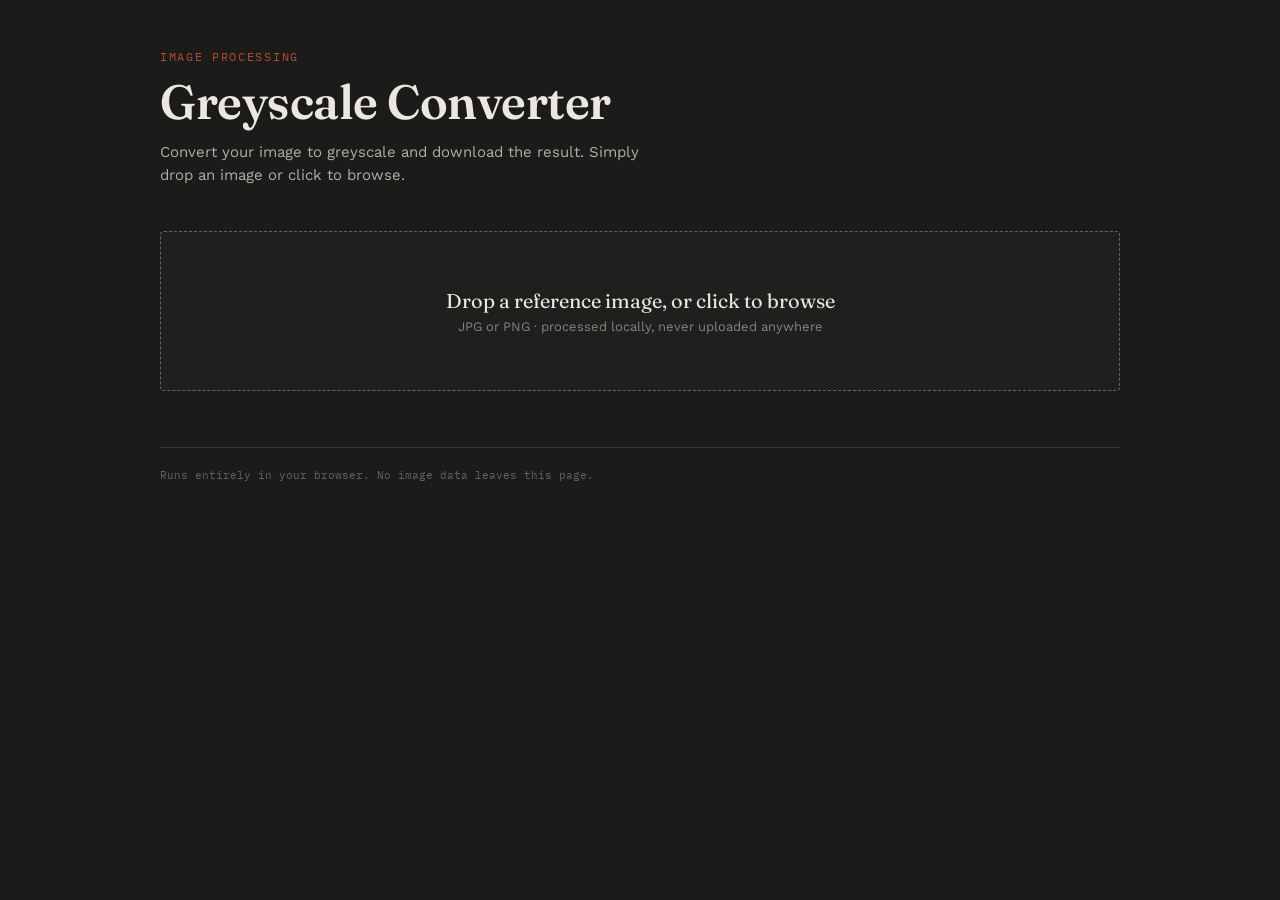
<file: greyscale.html>
<!DOCTYPE html>
<html lang="en">
<head>
<meta charset="UTF-8">
<meta name="viewport" content="width=device-width, initial-scale=1.0">
<title>Greyscale Converter</title>
<link rel="preconnect" href="https://fonts.googleapis.com">
<link href="https://fonts.googleapis.com/css2?family=Fraunces:opsz,wght@9..144,400;9..144,600;9..144,700&family=Work+Sans:wght@400;500;600&family=IBM+Plex+Mono:wght@400;500;600&display=swap" rel="stylesheet">
<style>
  :root{
    --ink:#201f1c;
    --paper:#ece7de;
    --paper-dim:#ddd6c8;
    --charcoal:#1b1b1a;
    --charcoal-2:#262623;
    --sienna:#8a3324;
    --sienna-bright:#b34a34;
    --slate:#5c6b73;
    --line: rgba(236,231,222,0.14);
  }
  *{box-sizing:border-box;}
  html,body{margin:0;padding:0;}
  body{
    background:var(--charcoal);
    color:var(--paper);
    font-family:'Work Sans', sans-serif;
    min-height:100vh;
    padding:48px 24px 80px;
  }
  .wrap{max-width:960px;margin:0 auto;}

  header{margin-bottom:36px;}
  .eyebrow{
    font-family:'IBM Plex Mono', monospace;
    font-size:12px;
    letter-spacing:0.14em;
    text-transform:uppercase;
    color:var(--sienna-bright);
    margin:0 0 10px;
  }
  h1{
    font-family:'Fraunces', serif;
    font-optical-sizing:auto;
    font-weight:600;
    font-size:clamp(32px,5vw,48px);
    line-height:1.05;
    margin:0 0 14px;
    letter-spacing:-0.01em;
  }
  header p{
    max-width:56ch;
    color:rgba(236,231,222,0.72);
    line-height:1.55;
    font-size:15px;
    margin:0;
  }

  section{margin-top:44px;}

  .dropzone{
    border:1.5px dashed rgba(236,231,222,0.35);
    border-radius:4px;
    padding:56px 24px;
    text-align:center;
    cursor:pointer;
    transition:border-color .15s ease, background .15s ease;
    background:rgba(236,231,222,0.02);
  }
  .dropzone:hover, .dropzone.drag{
    border-color:var(--sienna-bright);
    background:rgba(138,51,36,0.08);
  }
  .dropzone p.big{
    font-family:'Fraunces', serif;
    font-size:20px;
    margin:0 0 6px;
  }
  .dropzone p.small{
    font-size:13px;
    color:rgba(236,231,222,0.5);
    margin:0;
  }
  input[type=file]{display:none;}

  .controls{
    display:flex;
    align-items:center;
    gap:20px;
    flex-wrap:wrap;
    margin-top:8px;
    padding:16px 18px;
    background:var(--charcoal-2);
    border:1px solid var(--line);
    border-radius:4px;
  }
  .download-btn{
    font-family:'Work Sans', sans-serif;
    font-size:13px;
    font-weight:500;
    padding:9px 16px;
    border-radius:3px;
    border:1px solid var(--line);
    background:var(--sienna);
    border-color:var(--sienna);
    color:var(--paper);
    cursor:pointer;
    transition:all .15s ease;
    margin-left:auto;
  }
  .download-btn:hover{background:var(--sienna-bright);}

  .canvas-container{
    margin-top:20px;
    background:var(--paper);
    border-radius:4px;
    padding:10px;
  }
  .canvas-container .cap{
    font-family:'IBM Plex Mono', monospace;
    font-size:10px;
    letter-spacing:0.1em;
    text-transform:uppercase;
    color:var(--ink);
    opacity:0.55;
    padding:4px 4px 8px;
  }
  canvas{
    display:block;
    width:100%;
    height:auto;
    border-radius:2px;
    background:#000;
  }

  footer{
    margin-top:56px;
    padding-top:20px;
    border-top:1px solid var(--line);
    font-family:'IBM Plex Mono', monospace;
    font-size:11px;
    color:rgba(236,231,222,0.35);
  }

  .hidden{display:none !important;}
</style>
</head>
<body>
<div class="wrap">

  <header>
    <p class="eyebrow">Image Processing</p>
    <h1>Greyscale Converter</h1>
    <p>Convert your image to greyscale and download the result. Simply drop an image or click to browse.</p>
  </header>

  <section>
    <div class="dropzone" id="dropzone">
      <p class="big">Drop a reference image, or click to browse</p>
      <p class="small">JPG or PNG · processed locally, never uploaded anywhere</p>
      <input type="file" id="fileInput" accept="image/*">
    </div>
  </section>

  <section id="workArea" class="hidden">

    <div class="controls">
      <button class="download-btn" id="downloadBtn">Download greyscale</button>
    </div>

    <div class="canvas-container">
      <div class="cap">Greyscale image</div>
      <canvas id="grayCanvas"></canvas>
    </div>
  </section>

  <footer>Runs entirely in your browser. No image data leaves this page.</footer>
</div>

<canvas id="workCanvas" class="hidden"></canvas>

<script>
(function(){
  const dropzone = document.getElementById('dropzone');
  const fileInput = document.getElementById('fileInput');
  const workArea = document.getElementById('workArea');
  const grayCanvas = document.getElementById('grayCanvas');
  const workCanvas = document.getElementById('workCanvas');
  const downloadBtn = document.getElementById('downloadBtn');

  let W = 0, H = 0;

  dropzone.addEventListener('click', () => fileInput.click());
  dropzone.addEventListener('dragover', e => { e.preventDefault(); dropzone.classList.add('drag'); });
  dropzone.addEventListener('dragleave', () => dropzone.classList.remove('drag'));
  dropzone.addEventListener('drop', e => {
    e.preventDefault();
    dropzone.classList.remove('drag');
    if(e.dataTransfer.files && e.dataTransfer.files[0]) loadFile(e.dataTransfer.files[0]);
  });
  fileInput.addEventListener('change', e => {
    if(e.target.files && e.target.files[0]) loadFile(e.target.files[0]);
  });

  function loadFile(file){
    const img = new Image();
    const url = URL.createObjectURL(file);
    img.onload = () => {
      URL.revokeObjectURL(url);
      processImage(img);
    };
    img.src = url;
  }

  function processImage(img){
    const MAX_DIM = 1000;
    let w = img.naturalWidth, h = img.naturalHeight;
    const scale = Math.min(1, MAX_DIM / Math.max(w,h));
    w = Math.round(w*scale); h = Math.round(h*scale);
    W = w; H = h;

    workCanvas.width = w; workCanvas.height = h;
    const wctx = workCanvas.getContext('2d');
    wctx.drawImage(img, 0, 0, w, h);
    const imgData = wctx.getImageData(0,0,w,h);
    const data = imgData.data;

    const grayData = wctx.createImageData(w,h);
    for(let i=0, p=0; i<data.length; i+=4, p++){
      const l = 0.2126*data[i] + 0.7152*data[i+1] + 0.0722*data[i+2];
      grayData.data[i] = l; grayData.data[i+1] = l; grayData.data[i+2] = l; grayData.data[i+3] = 255;
    }

    grayCanvas.width = w; grayCanvas.height = h;
    grayCanvas.getContext('2d').putImageData(grayData, 0, 0);

    dropzone.classList.add('hidden');
    workArea.classList.remove('hidden');
  }

  downloadBtn.addEventListener('click', () => {
    const link = document.createElement('a');
    link.download = 'greyscale.png';
    link.href = grayCanvas.toDataURL('image/png');
    link.click();
  });
})();
</script>
</body>
</html>
</file>
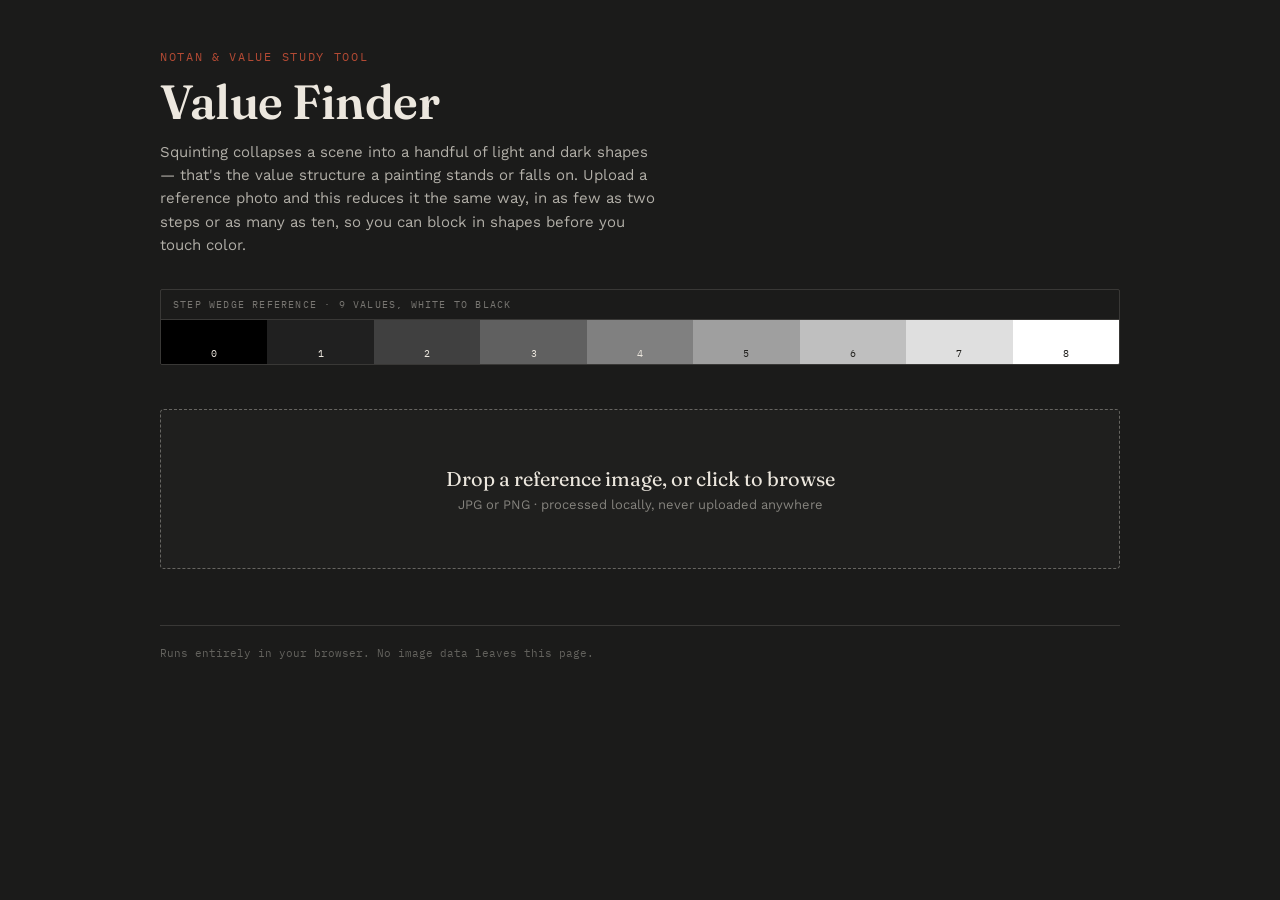
<file: value-finder.html>
<!DOCTYPE html>
<html lang="en">
<head>
<meta charset="UTF-8">
<meta name="viewport" content="width=device-width, initial-scale=1.0">
<title>Value Finder — a painter's value-reduction tool</title>
<link rel="preconnect" href="https://fonts.googleapis.com">
<link href="https://fonts.googleapis.com/css2?family=Fraunces:opsz,wght@9..144,400;9..144,600;9..144,700&family=Work+Sans:wght@400;500;600&family=IBM+Plex+Mono:wght@400;500;600&display=swap" rel="stylesheet">
<style>
  :root{
    --ink:#201f1c;
    --paper:#ece7de;
    --paper-dim:#ddd6c8;
    --charcoal:#1b1b1a;
    --charcoal-2:#262623;
    --sienna:#8a3324;
    --sienna-bright:#b34a34;
    --slate:#5c6b73;
    --line: rgba(236,231,222,0.14);
  }
  *{box-sizing:border-box;}
  html,body{margin:0;padding:0;}
  body{
    background:var(--charcoal);
    color:var(--paper);
    font-family:'Work Sans', sans-serif;
    min-height:100vh;
    padding:48px 24px 80px;
  }
  .wrap{max-width:960px;margin:0 auto;}

  header{margin-bottom:36px;}
  .eyebrow{
    font-family:'IBM Plex Mono', monospace;
    font-size:12px;
    letter-spacing:0.14em;
    text-transform:uppercase;
    color:var(--sienna-bright);
    margin:0 0 10px;
  }
  h1{
    font-family:'Fraunces', serif;
    font-optical-sizing:auto;
    font-weight:600;
    font-size:clamp(32px,5vw,48px);
    line-height:1.05;
    margin:0 0 14px;
    letter-spacing:-0.01em;
  }
  header p{
    max-width:56ch;
    color:rgba(236,231,222,0.72);
    line-height:1.55;
    font-size:15px;
    margin:0;
  }

  /* step wedge reference strip — signature element */
  .wedge{
    margin-top:32px;
    border:1px solid var(--line);
    border-radius:2px;
    overflow:hidden;
  }
  .wedge-label{
    font-family:'IBM Plex Mono', monospace;
    font-size:10px;
    letter-spacing:0.12em;
    text-transform:uppercase;
    color:rgba(236,231,222,0.45);
    padding:8px 12px;
    border-bottom:1px solid var(--line);
  }
  .wedge-strip{display:flex;height:44px;}
  .wedge-strip div{
    flex:1;
    display:flex;
    align-items:flex-end;
    justify-content:center;
    font-family:'IBM Plex Mono', monospace;
    font-size:10px;
    padding-bottom:4px;
  }

  section{margin-top:44px;}

  .dropzone{
    border:1.5px dashed rgba(236,231,222,0.35);
    border-radius:4px;
    padding:56px 24px;
    text-align:center;
    cursor:pointer;
    transition:border-color .15s ease, background .15s ease;
    background:rgba(236,231,222,0.02);
  }
  .dropzone:hover, .dropzone.drag{
    border-color:var(--sienna-bright);
    background:rgba(138,51,36,0.08);
  }
  .dropzone p.big{
    font-family:'Fraunces', serif;
    font-size:20px;
    margin:0 0 6px;
  }
  .dropzone p.small{
    font-size:13px;
    color:rgba(236,231,222,0.5);
    margin:0;
  }
  input[type=file]{display:none;}

  .controls{
    display:flex;
    align-items:center;
    gap:20px;
    flex-wrap:wrap;
    margin-top:8px;
    padding:16px 18px;
    background:var(--charcoal-2);
    border:1px solid var(--line);
    border-radius:4px;
  }
  .controls label{
    font-family:'IBM Plex Mono', monospace;
    font-size:11px;
    letter-spacing:0.1em;
    text-transform:uppercase;
    color:rgba(236,231,222,0.55);
  }
  .step-control{display:flex;align-items:center;gap:12px;}
  input[type=range]{
    width:180px;
    accent-color:var(--sienna-bright);
  }
  .step-count{
    font-family:'IBM Plex Mono', monospace;
    font-size:20px;
    color:var(--paper);
    min-width:1.4em;
  }
  .toggle-btn, .download-btn, .reset-btn{
    font-family:'Work Sans', sans-serif;
    font-size:13px;
    font-weight:500;
    padding:9px 16px;
    border-radius:3px;
    border:1px solid var(--line);
    background:transparent;
    color:var(--paper);
    cursor:pointer;
    transition:all .15s ease;
  }
  .toggle-btn:hover, .reset-btn:hover{border-color:rgba(236,231,222,0.5);}
  .download-btn{
    background:var(--sienna);
    border-color:var(--sienna);
    margin-left:auto;
  }
  .download-btn:hover{background:var(--sienna-bright);}

  .canvases{
    display:grid;
    grid-template-columns:1fr 1fr;
    gap:16px;
    margin-top:20px;
  }
  @media (max-width:640px){ .canvases{grid-template-columns:1fr;} }
  .canvas-card{
    background:var(--paper);
    border-radius:4px;
    padding:10px;
  }
  .canvas-card .cap{
    font-family:'IBM Plex Mono', monospace;
    font-size:10px;
    letter-spacing:0.1em;
    text-transform:uppercase;
    color:var(--ink);
    opacity:0.55;
    padding:4px 4px 8px;
  }
  canvas{
    display:block;
    width:100%;
    height:auto;
    border-radius:2px;
    background:#000;
  }

  .swatch-section .cap-row{
    display:flex;
    justify-content:space-between;
    align-items:baseline;
    margin-bottom:12px;
  }
  .cap-row h2{
    font-family:'Fraunces', serif;
    font-size:18px;
    font-weight:600;
    margin:0;
  }
  .cap-row span{
    font-family:'IBM Plex Mono', monospace;
    font-size:11px;
    color:rgba(236,231,222,0.45);
  }
  .swatches{
    display:flex;
    border:1px solid var(--line);
    border-radius:3px;
    overflow:hidden;
  }
  .swatch{
    flex:1;
    min-width:0;
    padding:14px 8px 10px;
    text-align:center;
    border-right:1px solid rgba(0,0,0,0.15);
  }
  .swatch:last-child{border-right:none;}
  .swatch .pct{
    font-family:'IBM Plex Mono', monospace;
    font-size:13px;
    font-weight:600;
    display:block;
  }
  .swatch .hex{
    font-family:'IBM Plex Mono', monospace;
    font-size:9px;
    display:block;
    margin-top:2px;
    opacity:0.65;
  }

  .hist-wrap{margin-top:36px;}
  #histCanvas{
    width:100%;
    height:120px;
    background:var(--charcoal-2);
    border:1px solid var(--line);
    border-radius:4px;
  }

  footer{
    margin-top:56px;
    padding-top:20px;
    border-top:1px solid var(--line);
    font-family:'IBM Plex Mono', monospace;
    font-size:11px;
    color:rgba(236,231,222,0.35);
  }

  .hidden{display:none !important;}
</style>
</head>
<body>
<div class="wrap">

  <header>
    <p class="eyebrow">Notan &amp; value study tool</p>
    <h1>Value Finder</h1>
    <p>Squinting collapses a scene into a handful of light and dark shapes — that's the value structure a painting stands or falls on. Upload a reference photo and this reduces it the same way, in as few as two steps or as many as ten, so you can block in shapes before you touch color.</p>

    <div class="wedge">
      <div class="wedge-label">Step wedge reference · 9 values, white to black</div>
      <div class="wedge-strip" id="refWedge"></div>
    </div>
  </header>

  <section>
    <div class="dropzone" id="dropzone">
      <p class="big">Drop a reference image, or click to browse</p>
      <p class="small">JPG or PNG · processed locally, never uploaded anywhere</p>
      <input type="file" id="fileInput" accept="image/*">
    </div>
  </section>

  <section id="workArea" class="hidden">

    <div class="controls">
      <div class="step-control">
        <label for="stepsRange">Value steps</label>
        <input type="range" id="stepsRange" min="2" max="20" value="10" step="1">
        <span class="step-count" id="stepsCount">5</span>
      </div>
      <button class="reset-btn" id="resetBtn">New image</button>
      <button class="download-btn" id="downloadBtn">Download reduction</button>
    </div>

    <div class="canvases">
      <div class="canvas-card">
        <div class="cap">Original, grayscale</div>
        <canvas id="grayCanvas"></canvas>
      </div>
      <div class="canvas-card">
        <div class="cap">Reduced values</div>
        <canvas id="postCanvas"></canvas>
      </div>
    </div>

    <div class="swatch-section" style="margin-top:36px;">
      <div class="cap-row">
        <h2>Value key</h2>
        <span id="swatchHint">dark → light, % of image</span>
      </div>
      <div class="swatches" id="swatches"></div>
    </div>

    <div class="hist-wrap">
      <div class="cap-row">
        <h2 style="font-size:15px;">Luminance histogram</h2>
        <span>0 (black) → 255 (white)</span>
      </div>
      <canvas id="histCanvas"></canvas>
    </div>
  </section>

  <footer>Runs entirely in your browser. No image data leaves this page.</footer>
</div>

<canvas id="workCanvas" class="hidden"></canvas>

<script>
(function(){
  const refWedge = document.getElementById('refWedge');
  for(let i=0;i<9;i++){
    const v = Math.round(255 * (i/8));
    const d = document.createElement('div');
    d.style.background = `rgb(${v},${v},${v})`;
    d.style.color = v > 130 ? '#201f1c' : '#ece7de';
    d.textContent = i;
    refWedge.appendChild(d);
  }

  const dropzone = document.getElementById('dropzone');
  const fileInput = document.getElementById('fileInput');
  const workArea = document.getElementById('workArea');
  const grayCanvas = document.getElementById('grayCanvas');
  const postCanvas = document.getElementById('postCanvas');
  const workCanvas = document.getElementById('workCanvas');
  const stepsRange = document.getElementById('stepsRange');
  const stepsCount = document.getElementById('stepsCount');
  const swatchesEl = document.getElementById('swatches');
  const histCanvas = document.getElementById('histCanvas');
  const downloadBtn = document.getElementById('downloadBtn');
  const resetBtn = document.getElementById('resetBtn');

  let luminance = null; // Float array
  let W = 0, H = 0;

  dropzone.addEventListener('click', () => fileInput.click());
  dropzone.addEventListener('dragover', e => { e.preventDefault(); dropzone.classList.add('drag'); });
  dropzone.addEventListener('dragleave', () => dropzone.classList.remove('drag'));
  dropzone.addEventListener('drop', e => {
    e.preventDefault();
    dropzone.classList.remove('drag');
    if(e.dataTransfer.files && e.dataTransfer.files[0]) loadFile(e.dataTransfer.files[0]);
  });
  fileInput.addEventListener('change', e => {
    if(e.target.files && e.target.files[0]) loadFile(e.target.files[0]);
  });

  resetBtn.addEventListener('click', () => {
    workArea.classList.add('hidden');
    dropzone.classList.remove('hidden');
    fileInput.value = '';
  });

  function loadFile(file){
    const img = new Image();
    const url = URL.createObjectURL(file);
    img.onload = () => {
      URL.revokeObjectURL(url);
      processImage(img);
    };
    img.src = url;
  }

  function processImage(img){
    const MAX_DIM = 1000;
    let w = img.naturalWidth, h = img.naturalHeight;
    const scale = Math.min(1, MAX_DIM / Math.max(w,h));
    w = Math.round(w*scale); h = Math.round(h*scale);
    W = w; H = h;

    workCanvas.width = w; workCanvas.height = h;
    const wctx = workCanvas.getContext('2d');
    wctx.drawImage(img, 0, 0, w, h);
    const imgData = wctx.getImageData(0,0,w,h);
    const data = imgData.data;

    luminance = new Float32Array(w*h);
    const grayData = wctx.createImageData(w,h);
    for(let i=0, p=0; i<data.length; i+=4, p++){
      const l = 0.2126*data[i] + 0.7152*data[i+1] + 0.0722*data[i+2];
      luminance[p] = l;
      grayData.data[i] = l; grayData.data[i+1] = l; grayData.data[i+2] = l; grayData.data[i+3] = 255;
    }

    grayCanvas.width = w; grayCanvas.height = h;
    grayCanvas.getContext('2d').putImageData(grayData, 0, 0);

    postCanvas.width = w; postCanvas.height = h;

    dropzone.classList.add('hidden');
    workArea.classList.remove('hidden');

    render();
  }

  function render(){
    if(!luminance) return;
    const steps = parseInt(stepsRange.value, 10);
    stepsCount.textContent = steps;

    const pctx = postCanvas.getContext('2d');
    const postData = pctx.createImageData(W,H);
    const counts = new Array(steps).fill(0);
    const hist = new Array(256).fill(0);

    for(let p=0; p<luminance.length; p++){
      const l = luminance[p];
      hist[Math.min(255, Math.round(l))]++;
      let level = Math.floor((l/256) * steps);
      if(level >= steps) level = steps-1;
      counts[level]++;
      const v = steps === 1 ? 255 : Math.round((level/(steps-1))*255);
      const idx = p*4;
      postData.data[idx] = v; postData.data[idx+1] = v; postData.data[idx+2] = v; postData.data[idx+3] = 255;
    }
    pctx.putImageData(postData, 0, 0);

    swatchesEl.innerHTML = '';
    const total = luminance.length;
    for(let level=0; level<steps; level++){
      const v = steps === 1 ? 255 : Math.round((level/(steps-1))*255);
      const pct = (counts[level]/total*100);
      const hex = '#' + [v,v,v].map(x=>x.toString(16).padStart(2,'0')).join('');
      const div = document.createElement('div');
      div.className = 'swatch';
      div.style.background = hex;
      div.style.color = v > 130 ? '#201f1c' : '#ece7de';
      div.innerHTML = `<span class="pct">${pct.toFixed(1)}%</span><span class="hex">${hex}</span>`;
      swatchesEl.appendChild(div);
    }

    drawHistogram(hist);
  }

  function drawHistogram(hist){
    const dpr = window.devicePixelRatio || 1;
    const rect = histCanvas.getBoundingClientRect();
    histCanvas.width = rect.width * dpr;
    histCanvas.height = rect.height * dpr;
    const ctx = histCanvas.getContext('2d');
    ctx.scale(dpr,dpr);
    const w = rect.width, h = rect.height;
    ctx.clearRect(0,0,w,h);
    const max = Math.max(...hist);
    ctx.fillStyle = '#b34a34';
    const barW = w/256;
    for(let i=0;i<256;i++){
      const barH = (hist[i]/max) * (h-8);
      ctx.fillRect(i*barW, h-barH, Math.max(1,barW), barH);
    }
  }

  stepsRange.addEventListener('input', render);
  window.addEventListener('resize', () => { if(luminance) drawHistogram_last(); });
  function drawHistogram_last(){ render(); }

  downloadBtn.addEventListener('click', () => {
    const link = document.createElement('a');
    link.download = 'value-reduction.png';
    link.href = postCanvas.toDataURL('image/png');
    link.click();
  });
})();
</script>
</body>
</html>
</file>
<file: assets/global.css>
/* Shared design system for all image tools. Each tool lives in its own folder
   and links this file as "../assets/global.css". */

@import url('https://fonts.googleapis.com/css2?family=Fraunces:opsz,wght@9..144,400;9..144,600;9..144,700&family=Work+Sans:wght@400;500;600&family=IBM+Plex+Mono:wght@400;500;600&display=swap');

:root{
  --ink:#201f1c;
  --paper:#ece7de;
  --paper-dim:#ddd6c8;
  --charcoal:#1b1b1a;
  --charcoal-2:#262623;
  --sienna:#8a3324;
  --sienna-bright:#b34a34;
  --slate:#5c6b73;
  --line: rgba(236,231,222,0.14);

  /* one accent per tool */
  --tool-value:#8a3324;
  --tool-value-bright:#b34a34;
  --tool-tone:#6b4f6b;
  --tool-tone-bright:#96729a;
  --tool-grey:#5c6b73;
  --tool-grey-bright:#7d909a;
  --tool-edge:#4a6b3f;
  --tool-edge-bright:#638c52;
  --tool-quant:#4a4f7a;
  --tool-quant-bright:#6f76ad;
  --tool-grid:#2f6f75;
  --tool-grid-bright:#47959d;
  --tool-colour:#a8752a;
  --tool-colour-bright:#c99242;

  /* overridden per page so shared components pick up the tool colour */
  --accent:var(--sienna);
  --accent-bright:var(--sienna-bright);

  --mono:'IBM Plex Mono', monospace;
  --serif:'Fraunces', serif;
  --sans:'Work Sans', sans-serif;
}

/* per-page accent, set with <body class="tool-edge"> etc. */
body.tool-value  {--accent:var(--tool-value);  --accent-bright:var(--tool-value-bright);}
body.tool-tone   {--accent:var(--tool-tone);   --accent-bright:var(--tool-tone-bright);}
body.tool-grey   {--accent:var(--tool-grey);   --accent-bright:var(--tool-grey-bright);}
body.tool-edge   {--accent:var(--tool-edge);   --accent-bright:var(--tool-edge-bright);}
body.tool-quant  {--accent:var(--tool-quant);  --accent-bright:var(--tool-quant-bright);}
body.tool-grid   {--accent:var(--tool-grid);   --accent-bright:var(--tool-grid-bright);}
body.tool-colour {--accent:var(--tool-colour); --accent-bright:var(--tool-colour-bright);}

*{box-sizing:border-box;}
html,body{margin:0;padding:0;}

body{
  background:var(--charcoal);
  color:var(--paper);
  font-family:var(--sans);
  min-height:100vh;
  padding:48px 24px 80px;
}

.wrap{max-width:960px;margin:0 auto;}

/* ---------- tool navigation ---------- */

.tool-nav{
  display:flex;
  gap:8px;
  flex-wrap:wrap;
  align-items:center;
  margin-bottom:32px;
  padding-bottom:20px;
  border-bottom:1px solid var(--line);
}

.tool-nav .nav-label{
  font-family:var(--mono);
  font-size:10px;
  letter-spacing:0.14em;
  text-transform:uppercase;
  color:rgba(236,231,222,0.35);
  margin-right:6px;
}

.tool-btn{
  display:inline-flex;
  align-items:center;
  gap:8px;
  font-family:var(--sans);
  font-size:13px;
  font-weight:500;
  text-decoration:none;
  padding:8px 14px;
  border-radius:3px;
  border:1px solid var(--line);
  background:transparent;
  color:var(--paper);
  cursor:pointer;
  transition:all .15s ease;
}

.tool-btn::before{
  content:"";
  width:8px;
  height:8px;
  border-radius:50%;
  background:var(--dot,var(--paper-dim));
}

.tool-btn:hover{
  border-color:var(--dot,var(--accent-bright));
  background:rgba(236,231,222,0.05);
}

.tool-btn[aria-current="page"]{
  background:var(--dot);
  border-color:var(--dot);
  color:var(--paper);
}

.tool-btn[aria-current="page"]::before{background:var(--paper);}

.tool-btn--value {--dot:var(--tool-value-bright);}
.tool-btn--tone  {--dot:var(--tool-tone-bright);}
.tool-btn--grey  {--dot:var(--tool-grey-bright);}
.tool-btn--edge  {--dot:var(--tool-edge-bright);}
.tool-btn--quant {--dot:var(--tool-quant-bright);}
.tool-btn--grid  {--dot:var(--tool-grid-bright);}
.tool-btn--colour{--dot:var(--tool-colour-bright);}
.tool-btn--home  {--dot:var(--paper-dim);}

/* ---------- landing page cards ---------- */

.tool-grid{
  display:grid;
  grid-template-columns:repeat(auto-fit,minmax(280px,1fr));
  gap:16px;
}

.tool-card{
  display:flex;
  flex-direction:column;
  gap:8px;
  padding:22px 22px 20px;
  text-decoration:none;
  color:var(--paper);
  background:var(--charcoal-2);
  border:1px solid var(--line);
  border-left:3px solid var(--dot,var(--accent-bright));
  border-radius:4px;
  transition:transform .15s ease, border-color .15s ease, background .15s ease;
}

.tool-card:hover{
  transform:translateY(-2px);
  background:#2c2c28;
  border-color:var(--dot,var(--accent-bright));
}

.tool-card__tag{
  font-family:var(--mono);
  font-size:10px;
  letter-spacing:0.14em;
  text-transform:uppercase;
  color:var(--dot,var(--accent-bright));
}

.tool-card h2{
  font-family:var(--serif);
  font-size:22px;
  font-weight:600;
  margin:0;
}

.tool-card p{
  margin:0;
  font-size:14px;
  line-height:1.5;
  color:rgba(236,231,222,0.68);
}

.tool-card__go{
  margin-top:8px;
  font-family:var(--mono);
  font-size:11px;
  letter-spacing:0.1em;
  text-transform:uppercase;
  color:rgba(236,231,222,0.45);
}

.tool-card:hover .tool-card__go{color:var(--paper);}

.tool-card--value {--dot:var(--tool-value-bright);}
.tool-card--tone  {--dot:var(--tool-tone-bright);}
.tool-card--grey  {--dot:var(--tool-grey-bright);}
.tool-card--edge  {--dot:var(--tool-edge-bright);}
.tool-card--quant {--dot:var(--tool-quant-bright);}
.tool-card--grid  {--dot:var(--tool-grid-bright);}
.tool-card--colour{--dot:var(--tool-colour-bright);}

/* ---------- shared image bar ---------- */

.shared-bar{
  display:flex;
  align-items:center;
  gap:12px;
  flex-wrap:wrap;
  margin-bottom:28px;
  padding:10px 12px;
  background:var(--charcoal-2);
  border:1px solid var(--line);
  border-left:3px solid var(--accent-bright);
  border-radius:4px;
}

.shared-bar[hidden]{display:none;}

.shared-bar__thumb{
  width:44px;
  height:44px;
  object-fit:cover;
  border-radius:2px;
  background:#000;
}

.shared-bar__text{
  flex:1;
  min-width:200px;
  font-family:var(--mono);
  font-size:11px;
  letter-spacing:0.06em;
  color:rgba(236,231,222,0.65);
}

/* ---------- header ---------- */

header{margin-bottom:36px;}

.eyebrow{
  font-family:var(--mono);
  font-size:12px;
  letter-spacing:0.14em;
  text-transform:uppercase;
  color:var(--accent-bright);
  margin:0 0 10px;
}

h1{
  font-family:var(--serif);
  font-optical-sizing:auto;
  font-weight:600;
  font-size:clamp(32px,5vw,48px);
  line-height:1.05;
  margin:0 0 14px;
  letter-spacing:-0.01em;
}

header p{
  max-width:56ch;
  color:rgba(236,231,222,0.72);
  line-height:1.55;
  font-size:15px;
  margin:0;
}

section{margin-top:44px;}

/* ---------- dropzone ---------- */

.dropzone{
  border:1.5px dashed rgba(236,231,222,0.35);
  border-radius:4px;
  padding:56px 24px;
  text-align:center;
  cursor:pointer;
  transition:border-color .15s ease, background .15s ease;
  background:rgba(236,231,222,0.02);
}

.dropzone:hover,
.dropzone.drag{
  border-color:var(--accent-bright);
  background:rgba(236,231,222,0.06);
}

.dropzone p.big{
  font-family:var(--serif);
  font-size:20px;
  margin:0 0 6px;
}

.dropzone p.small{
  font-size:13px;
  color:rgba(236,231,222,0.5);
  margin:0;
}

.dropzone input[type=file]{display:none;}

/* ---------- controls ---------- */

.controls{
  display:flex;
  align-items:center;
  gap:20px;
  flex-wrap:wrap;
  margin-top:8px;
  padding:16px 18px;
  background:var(--charcoal-2);
  border:1px solid var(--line);
  border-radius:4px;
}

.controls label,
.control-group label{
  display:inline-flex;
  align-items:center;
  gap:8px;
  font-family:var(--mono);
  font-size:11px;
  letter-spacing:0.1em;
  text-transform:uppercase;
  color:rgba(236,231,222,0.55);
}

.control-group{
  display:flex;
  align-items:center;
  gap:12px;
  flex-wrap:wrap;
}

.control-group label{min-width:80px;}

.step-control{display:flex;align-items:center;gap:12px;}

input[type=range]{
  width:180px;
  accent-color:var(--accent-bright);
}

.control-group input[type=range]{width:150px;}

input[type=number],
input[type=text]{
  width:70px;
  padding:6px;
  background:var(--charcoal);
  border:1px solid var(--line);
  border-radius:3px;
  color:var(--paper);
  font-family:var(--mono);
  font-size:12px;
}

input[type=checkbox]{accent-color:var(--accent-bright);}

input[type=color]{
  width:44px;
  height:30px;
  padding:2px;
  background:var(--charcoal);
  border:1px solid var(--line);
  border-radius:3px;
  cursor:pointer;
}

/* file inputs inside a dropzone stay hidden, standalone ones get styled */
input[type=file]{
  font-family:var(--mono);
  font-size:11px;
  color:rgba(236,231,222,0.7);
  max-width:230px;
}

input[type=file]::file-selector-button{
  font-family:var(--sans);
  font-size:12px;
  padding:6px 12px;
  margin-right:10px;
  border-radius:3px;
  border:1px solid var(--line);
  background:transparent;
  color:var(--paper);
  cursor:pointer;
}

input[type=file]::file-selector-button:hover{border-color:var(--accent-bright);}

.value-display,
.step-count{
  font-family:var(--mono);
  color:var(--paper);
}

.value-display{font-size:12px;min-width:40px;}
.step-count{font-size:20px;min-width:1.4em;}

/* ---------- buttons ---------- */

.btn,
.toggle-btn,
.reset-btn,
.download-btn{
  font-family:var(--sans);
  font-size:13px;
  font-weight:500;
  padding:9px 16px;
  border-radius:3px;
  border:1px solid var(--line);
  background:transparent;
  color:var(--paper);
  cursor:pointer;
  transition:all .15s ease;
}

.btn:hover,
.toggle-btn:hover,
.reset-btn:hover{border-color:rgba(236,231,222,0.5);}

.btn--primary,
.download-btn{
  background:var(--accent);
  border-color:var(--accent);
}

.btn--primary:hover,
.download-btn:hover{background:var(--accent-bright);}

.download-btn{margin-left:auto;}
.download-btn ~ .download-btn{margin-left:0;}

/* ---------- canvases ---------- */

canvas{display:block;}

.canvas-grid,
.canvases{
  display:grid;
  grid-template-columns:1fr 1fr;
  gap:16px;
  margin-top:20px;
}

@media (max-width:640px){
  .canvas-grid,
  .canvases{grid-template-columns:1fr;}
}

.canvas-card,
.canvas-container{
  background:var(--paper);
  border-radius:4px;
  padding:10px;
  margin-top:20px;
}

.canvas-grid .canvas-container,
.canvases .canvas-card{margin-top:0;}

.canvas-card .cap,
.canvas-container .cap{
  font-family:var(--mono);
  font-size:10px;
  letter-spacing:0.1em;
  text-transform:uppercase;
  color:var(--ink);
  opacity:0.55;
  padding:4px 4px 8px;
}

.canvas-card canvas,
.canvas-container canvas{
  width:100%;
  height:auto;
  border-radius:2px;
  background:#000;
}

/* ---------- value finder specifics ---------- */

.wedge{
  margin-top:32px;
  border:1px solid var(--line);
  border-radius:2px;
  overflow:hidden;
}

.wedge-label{
  font-family:var(--mono);
  font-size:10px;
  letter-spacing:0.12em;
  text-transform:uppercase;
  color:rgba(236,231,222,0.45);
  padding:8px 12px;
  border-bottom:1px solid var(--line);
}

.wedge-strip{display:flex;height:44px;}

.wedge-strip div{
  flex:1;
  display:flex;
  align-items:flex-end;
  justify-content:center;
  font-family:var(--mono);
  font-size:10px;
  padding-bottom:4px;
}

.cap-row{
  display:flex;
  justify-content:space-between;
  align-items:baseline;
  margin-bottom:12px;
}

.cap-row h2{
  font-family:var(--serif);
  font-size:18px;
  font-weight:600;
  margin:0;
}

.cap-row span{
  font-family:var(--mono);
  font-size:11px;
  color:rgba(236,231,222,0.45);
}

.swatches{
  display:flex;
  flex-wrap:wrap;
  border:1px solid var(--line);
  border-radius:3px;
  overflow:hidden;
}

.swatch{
  flex:1 1 64px;
  min-width:64px;
  padding:14px 8px 10px;
  text-align:center;
  border-right:1px solid rgba(0,0,0,0.15);
}

.swatch:last-child{border-right:none;}

.swatches--clickable .swatch{cursor:pointer;}

.swatch.is-active{box-shadow:inset 0 0 0 3px var(--accent-bright);}

/* value / colour readout line */
.readout{
  display:flex;
  align-items:center;
  gap:12px;
  flex-wrap:wrap;
  margin-top:12px;
  padding:12px 14px;
  background:var(--charcoal-2);
  border:1px solid var(--line);
  border-radius:4px;
  font-family:var(--mono);
  font-size:12px;
  color:rgba(236,231,222,0.7);
}

.readout b{color:var(--paper);font-weight:600;}

.chip{
  width:24px;
  height:24px;
  border:1px solid var(--line);
  border-radius:3px;
  display:inline-block;
}

.swatch .pct{
  font-family:var(--mono);
  font-size:13px;
  font-weight:600;
  display:block;
}

.swatch .hex{
  font-family:var(--mono);
  font-size:9px;
  display:block;
  margin-top:2px;
  opacity:0.65;
}

.hist-wrap{margin-top:36px;}

#histCanvas{
  width:100%;
  height:120px;
  background:var(--charcoal-2);
  border:1px solid var(--line);
  border-radius:4px;
}

/* ---------- colour picker magnifier ---------- */

#magnifier{
  position:fixed;
  display:none;
  pointer-events:none;
  z-index:1000;
}

#magCanvas{
  border:2px solid var(--paper);
  border-radius:50%;
  background:#111;
  box-shadow:0 0 12px rgba(0,0,0,0.8);
}

#magInfo{
  display:flex;
  align-items:center;
  gap:6px;
  justify-content:center;
  margin-top:4px;
  padding:2px 6px;
  background:rgba(0,0,0,0.75);
  border-radius:4px;
  font-family:var(--mono);
  font-size:12px;
}

#magSwatch{
  width:12px;
  height:12px;
  border:1px solid var(--paper);
  display:inline-block;
}

/* ---------- footer / utilities ---------- */

footer{
  margin-top:56px;
  padding-top:20px;
  border-top:1px solid var(--line);
  font-family:var(--mono);
  font-size:11px;
  color:rgba(236,231,222,0.35);
}

.hidden{display:none !important;}
</file>
